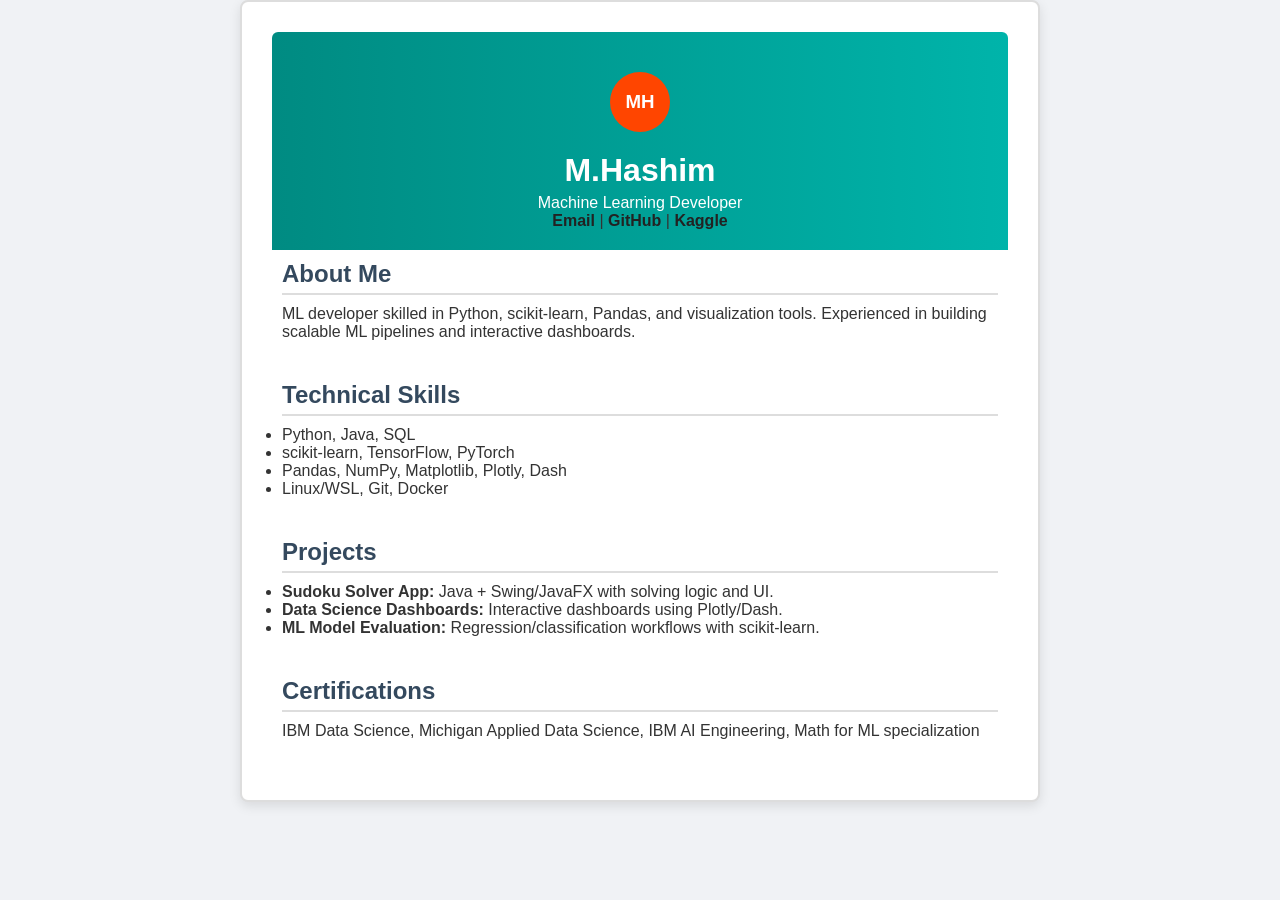
<file: Assignment-1/index.html>
<!DOCTYPE html>
<html lang="en">
<head>
  <meta charset="UTF-8">
  <title>Hashim - ML Resume</title>
  <link rel="stylesheet" href="style.css">
</head>
<body>
  <div class="container">
    <header>
      <h3>MH</h3>
      <h1>M.Hashim</h1>
      <p class="ml">Machine Learning Developer</p>
      <p>
        <a href="https://mail.google.com" target="_blank">Email</a> |
        <a href="https://github.com/yourusername" target="_blank">GitHub</a> |
        <a href="https://www.kaggle.com/yourusername" target="_blank">Kaggle</a>
      </p>
    </header>

    <section>
      <h2>About Me</h2>
      <p>ML developer skilled in Python, scikit-learn, Pandas, and visualization tools. Experienced in building scalable ML pipelines and interactive dashboards.</p>
    </section>

    <section>
      <h2>Technical Skills</h2>
      <ul>
        <li>Python, Java, SQL</li>
        <li>scikit-learn, TensorFlow, PyTorch</li>
        <li>Pandas, NumPy, Matplotlib, Plotly, Dash</li>
        <li>Linux/WSL, Git, Docker</li>
      </ul>
    </section>

    <section>
      <h2>Projects</h2>
      <ul>
        <li><strong>Sudoku Solver App:</strong> Java + Swing/JavaFX with solving logic and UI.</li>
        <li><strong>Data Science Dashboards:</strong> Interactive dashboards using Plotly/Dash.</li>
        <li><strong>ML Model Evaluation:</strong> Regression/classification workflows with scikit-learn.</li>
      </ul>
    </section>

    <section>
      <h2>Certifications</h2>
      <p>IBM Data Science, Michigan Applied Data Science, IBM AI Engineering, Math for ML specialization</p>
    </section>
  </div>
</body>
</html>
</file>
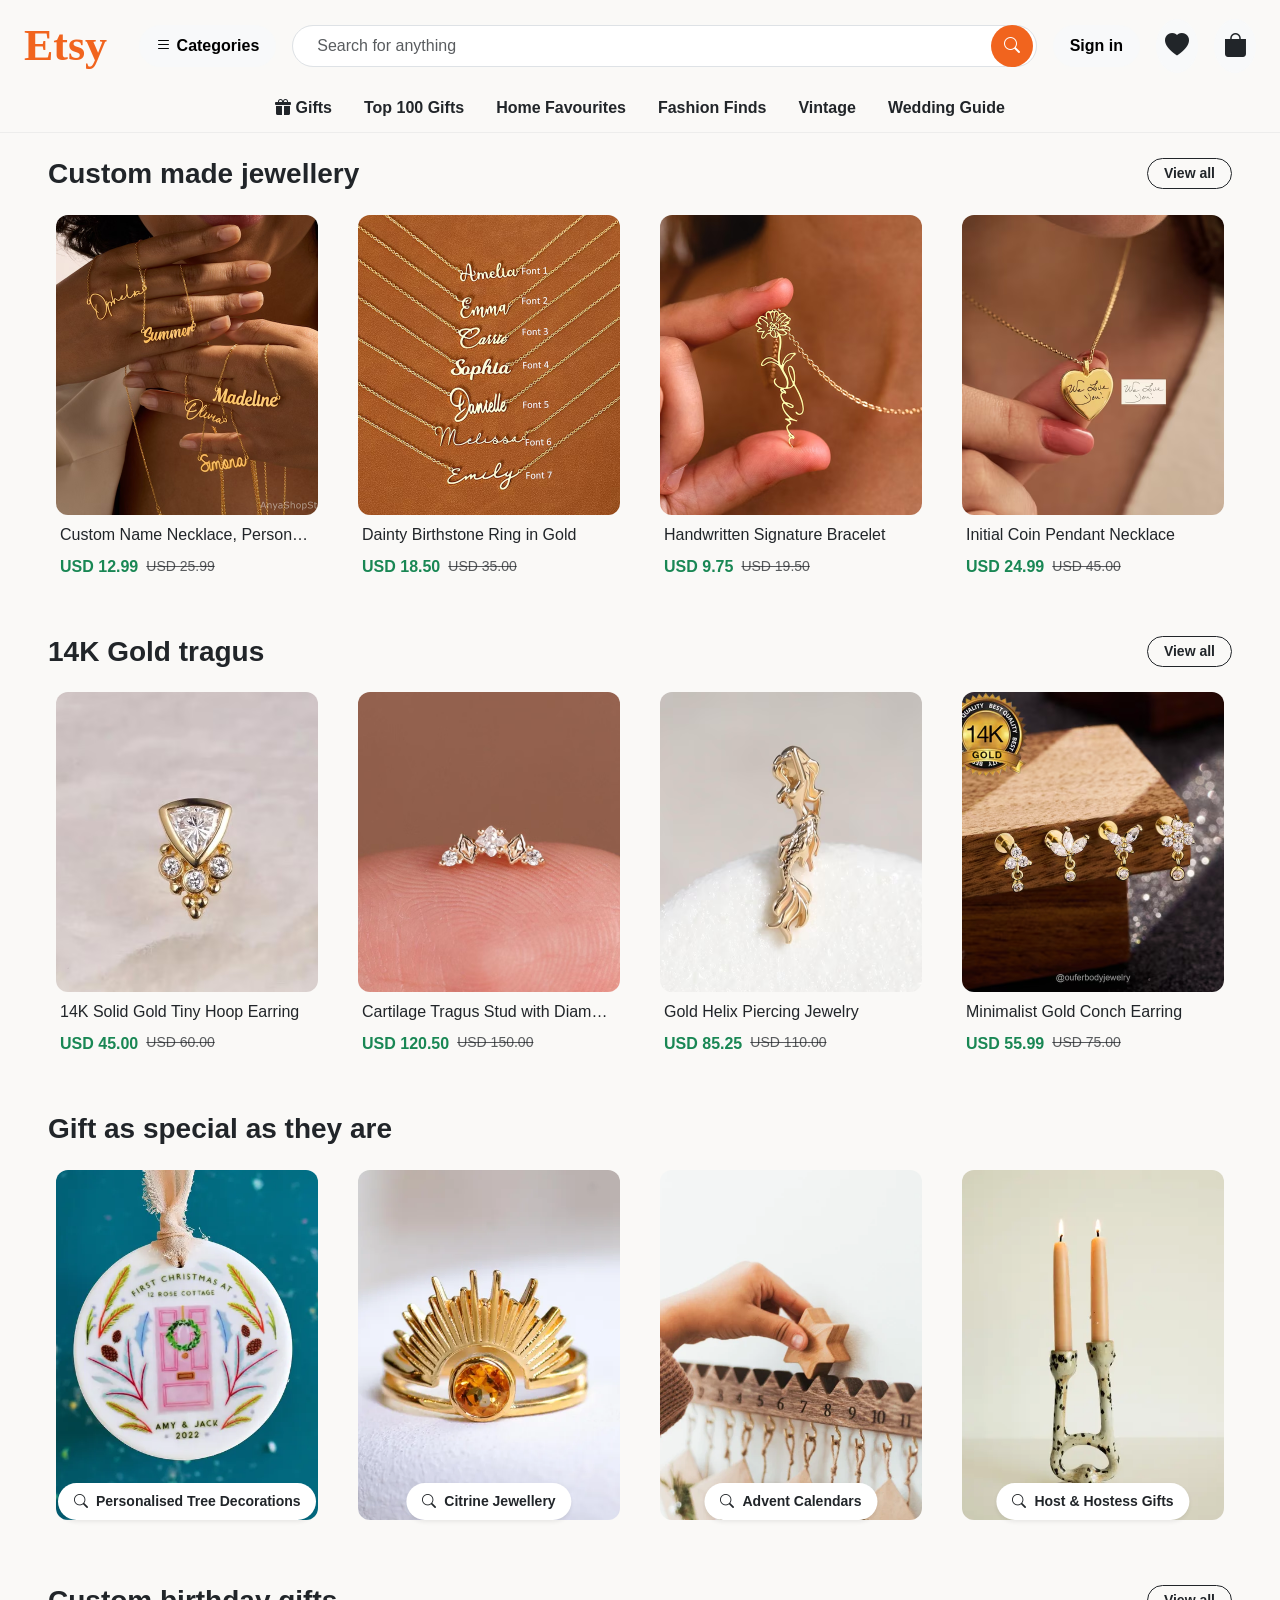
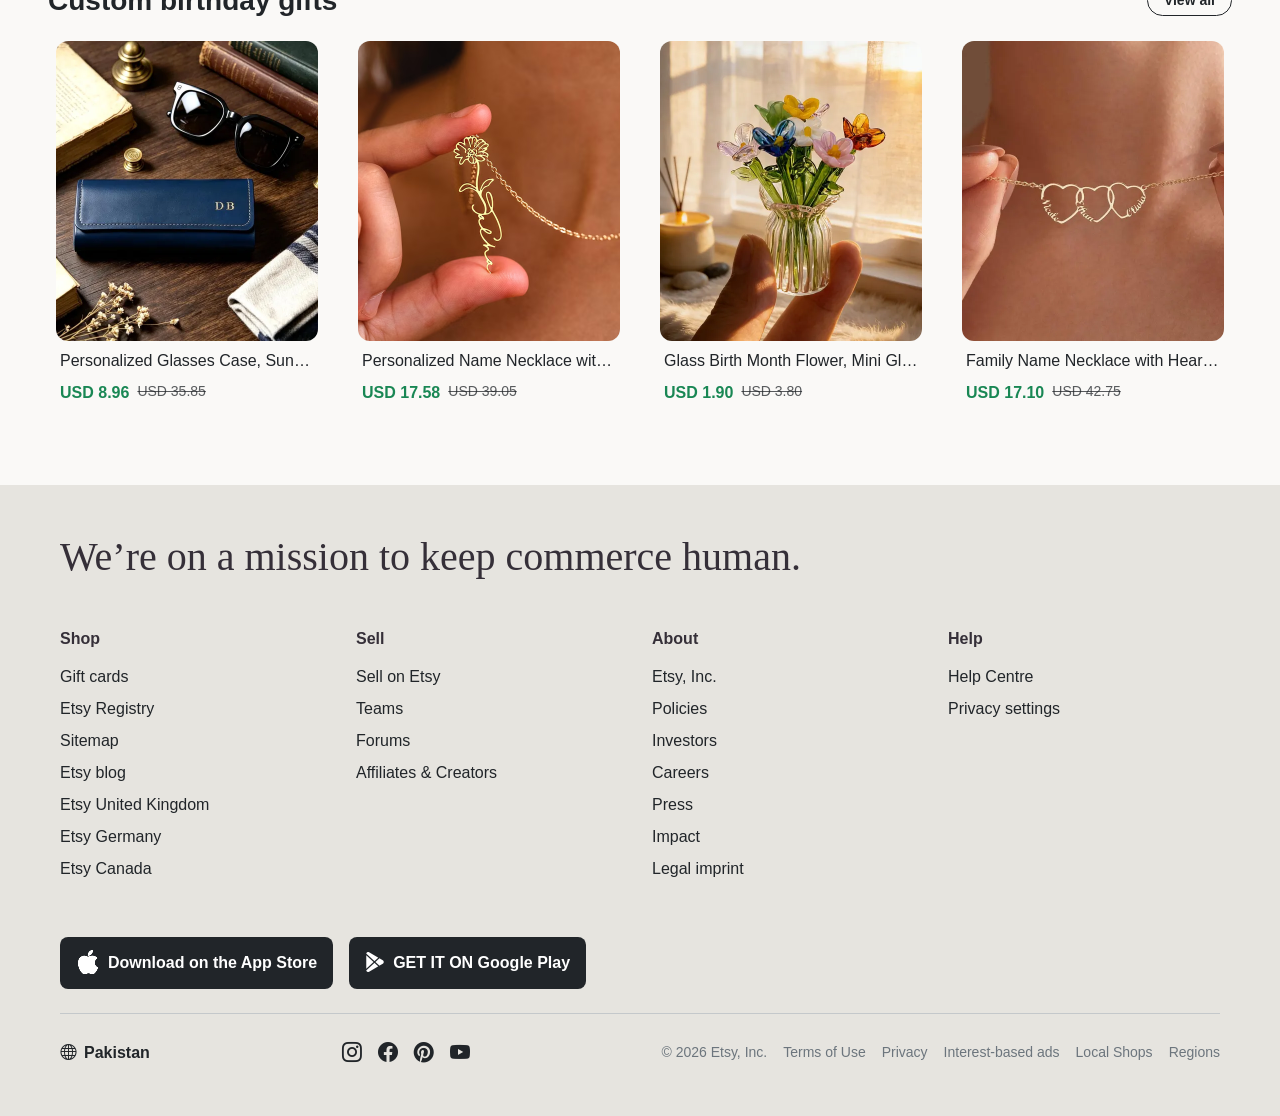
<file: Assignment-2/index.html>
<!DOCTYPE html>
<html lang="en">
<head>
    <meta charset="UTF-8">
    <meta name="viewport" content="width=device-width, initial-scale=1.0">
    <title>Etsy</title>
    <link href="https://cdn.jsdelivr.net/npm/bootstrap@5.3.3/dist/css/bootstrap.min.css" rel="stylesheet">
    <link href="https://cdn.jsdelivr.net/npm/bootstrap-icons@1.11.3/font/bootstrap-icons.min.css" rel="stylesheet">
    <link rel="stylesheet" href="style.css">
</head>
<body class="site-bg">

<header>
    <nav class="navbar navbar-expand-lg flex-column px-3 px-lg-4 pt-2 pb-0">
        <div class="d-flex align-items-center gap-2 gap-lg-3 w-100">
            <a class="navbar-brand logo mb-0" href="#">Etsy</a>

            <button class="btn btn-light rounded-pill fw-semibold text-nowrap px-3 py-2" type="button">
                <i class="bi bi-list"></i>
                <span class="d-none d-lg-inline">Categories</span>
            </button>

            <form class="position-relative flex-grow-1" role="search">
                <input class="form-control rounded-pill ps-4 pe-5 py-2" type="search" placeholder="Search for anything">
                <button class="btn search-btn position-absolute top-50 translate-middle-y end-0 me-1 rounded-circle d-flex align-items-center justify-content-center text-white border-0" type="submit">
                    <i class="bi bi-search"></i>
                </button>
            </form>

            <button class="btn btn-light rounded-pill fw-semibold px-3 py-2 text-nowrap" type="button">Sign in</button>
            <button class="btn btn-light rounded-circle p-2 d-flex align-items-center justify-content-center" type="button"><i class="bi bi-heart-fill fs-4 text-dark"></i></button>
            <button class="btn btn-light rounded-circle p-2 d-flex align-items-center justify-content-center" type="button"><i class="bi bi-bag-fill fs-4 text-dark"></i></button>
        </div>

        <ul class="navbar-nav flex-row flex-wrap justify-content-center gap-1 gap-lg-3 py-2">
            <li class="nav-item"><a class="nav-link fw-semibold px-2 py-1 text-dark" href="#"><i class="bi bi-gift-fill"></i> Gifts</a></li>
            <li class="nav-item"><a class="nav-link fw-semibold px-2 py-1 text-dark" href="#">Top 100 Gifts</a></li>
            <li class="nav-item"><a class="nav-link fw-semibold px-2 py-1 text-dark" href="#">Home Favourites</a></li>
            <li class="nav-item"><a class="nav-link fw-semibold px-2 py-1 text-dark" href="#">Fashion Finds</a></li>
            <li class="nav-item"><a class="nav-link fw-semibold px-2 py-1 text-dark" href="#">Vintage</a></li>
            <li class="nav-item"><a class="nav-link fw-semibold px-2 py-1 text-dark" href="#">Wedding Guide</a></li>
        </ul>
    </nav>
</header>

<hr class="my-0 border-secondary-subtle">

<main>
    <section class="container-fluid px-3 px-lg-5 py-4">
        <div class="d-flex justify-content-between align-items-center gap-3 mb-3">
            <h1 class="h3 fw-semibold mb-0 text-dark">Custom made jewellery</h1>
            <button class="btn btn-outline-dark rounded-pill btn-sm px-3 fw-semibold" type="button">View all</button>
        </div>

        <div class="row row-cols-2 row-cols-md-3 row-cols-lg-4 g-3 g-lg-4">
            <div class="col">
                <div class="card h-100 border-0 product-card p-2 bg-transparent">
                    <a href="product.html" class="text-decoration-none text-dark">
                        <img src="images/jewellery_1.avif" class="card-img-top product-img mb-2" alt="Custom name necklace">
                        <div class="card-body px-1 py-0">
                            <p class="card-title text-truncate mb-2 text-dark">Custom Name Necklace, Personalized...</p>
                            <div class="d-flex flex-wrap align-items-center gap-2">
                                <span class="sale-price fw-bold text-success">USD 12.99</span>
                                <span class="original-price text-muted text-decoration-line-through small">USD 25.99</span>
                            </div>
                        </div>
                    </a>
                </div>
            </div>
            <div class="col">
                <div class="card h-100 border-0 product-card p-2 bg-transparent">
                    <img src="images/jewellery_2.avif" class="card-img-top product-img mb-2" alt="Dainty birthstone ring">
                    <div class="card-body px-1 py-0">
                        <p class="card-title text-truncate mb-2 text-dark">Dainty Birthstone Ring in Gold</p>
                        <div class="d-flex flex-wrap align-items-center gap-2">
                            <span class="sale-price fw-bold text-success">USD 18.50</span>
                            <span class="original-price text-muted text-decoration-line-through small">USD 35.00</span>
                        </div>
                    </div>
                </div>
            </div>
            <div class="col">
                <div class="card h-100 border-0 product-card p-2 bg-transparent">
                    <img src="images/jewellery_3.avif" class="card-img-top product-img mb-2" alt="Handwritten signature bracelet">
                    <div class="card-body px-1 py-0">
                        <p class="card-title text-truncate mb-2 text-dark">Handwritten Signature Bracelet</p>
                        <div class="d-flex flex-wrap align-items-center gap-2">
                            <span class="sale-price fw-bold text-success">USD 9.75</span>
                            <span class="original-price text-muted text-decoration-line-through small">USD 19.50</span>
                        </div>
                    </div>
                </div>
            </div>
            <div class="col">
                <div class="card h-100 border-0 product-card p-2 bg-transparent">
                    <img src="images/jewellery_4.avif" class="card-img-top product-img mb-2" alt="Initial coin pendant necklace">
                    <div class="card-body px-1 py-0">
                        <p class="card-title text-truncate mb-2 text-dark">Initial Coin Pendant Necklace</p>
                        <div class="d-flex flex-wrap align-items-center gap-2">
                            <span class="sale-price fw-bold text-success">USD 24.99</span>
                            <span class="original-price text-muted text-decoration-line-through small">USD 45.00</span>
                        </div>
                    </div>
                </div>
            </div>
        </div>
    </section>

    <section class="container-fluid px-3 px-lg-5 py-4">
        <div class="d-flex justify-content-between align-items-center gap-3 mb-3">
            <h2 class="h3 fw-semibold mb-0 text-dark">14K Gold tragus</h2>
            <button class="btn btn-outline-dark rounded-pill btn-sm px-3 fw-semibold" type="button">View all</button>
        </div>

        <div class="row row-cols-2 row-cols-md-3 row-cols-lg-4 g-3 g-lg-4">
            <div class="col">
                <div class="card h-100 border-0 product-card p-2 bg-transparent">
                    <img src="images/14k_1.avif" class="card-img-top product-img mb-2" alt="14K solid gold tiny hoop earring">
                    <div class="card-body px-1 py-0">
                        <p class="card-title text-truncate mb-2 text-dark">14K Solid Gold Tiny Hoop Earring</p>
                        <div class="d-flex flex-wrap gap-2">
                            <span class="sale-price fw-bold text-success">USD 45.00</span>
                            <span class="original-price text-muted text-decoration-line-through small">USD 60.00</span>
                        </div>
                    </div>
                </div>
            </div>
            <div class="col">
                <div class="card h-100 border-0 product-card p-2 bg-transparent">
                    <img src="images/14k_2.avif" class="card-img-top product-img mb-2" alt="Cartilage tragus stud with diamond">
                    <div class="card-body px-1 py-0">
                        <p class="card-title text-truncate mb-2 text-dark">Cartilage Tragus Stud with Diamond</p>
                        <div class="d-flex flex-wrap gap-2">
                            <span class="sale-price fw-bold text-success">USD 120.50</span>
                            <span class="original-price text-muted text-decoration-line-through small">USD 150.00</span>
                        </div>
                    </div>
                </div>
            </div>
            <div class="col">
                <div class="card h-100 border-0 product-card p-2 bg-transparent">
                    <img src="images/14k_3.avif" class="card-img-top product-img mb-2" alt="Gold helix piercing jewelry">
                    <div class="card-body px-1 py-0">
                        <p class="card-title text-truncate mb-2 text-dark">Gold Helix Piercing Jewelry</p>
                        <div class="d-flex flex-wrap gap-2">
                            <span class="sale-price fw-bold text-success">USD 85.25</span>
                            <span class="original-price text-muted text-decoration-line-through small">USD 110.00</span>
                        </div>
                    </div>
                </div>
            </div>
            <div class="col">
                <div class="card h-100 border-0 product-card p-2 bg-transparent">
                    <img src="images/14k_4.avif" class="card-img-top product-img mb-2" alt="Minimalist gold conch earring">
                    <div class="card-body px-1 py-0">
                        <p class="card-title text-truncate mb-2 text-dark">Minimalist Gold Conch Earring</p>
                        <div class="d-flex flex-wrap gap-2">
                            <span class="sale-price fw-bold text-success">USD 55.99</span>
                            <span class="original-price text-muted text-decoration-line-through small">USD 75.00</span>
                        </div>
                    </div>
                </div>
            </div>
        </div>
    </section>

    <section class="container-fluid px-3 px-lg-5 py-4">
        <div class="mb-3">
            <h2 class="h3 fw-semibold mb-0 text-dark">Gift as special as they are</h2>
        </div>

        <div class="row row-cols-2 row-cols-md-3 row-cols-lg-4 g-3 g-lg-4">
            <div class="col">
                <div class="card h-100 border-0 product-card position-relative p-2 bg-transparent">
                    <img src="images/gift_1.webp" class="card-img-top gift-img mb-2" alt="Personalised tree decorations">
                    <div class="card-pill position-absolute bottom-0 start-50 translate-middle-x mb-3 bg-white px-3 py-2 rounded-pill shadow-sm d-flex align-items-center gap-2 text-dark fw-semibold small text-nowrap"><i class="bi bi-search"></i> Personalised Tree Decorations</div>
                </div>
            </div>
            <div class="col">
                <div class="card h-100 border-0 product-card position-relative p-2 bg-transparent">
                    <img src="images/gift_2.webp" class="card-img-top gift-img mb-2" alt="Citrine jewellery">
                    <div class="card-pill position-absolute bottom-0 start-50 translate-middle-x mb-3 bg-white px-3 py-2 rounded-pill shadow-sm d-flex align-items-center gap-2 text-dark fw-semibold small text-nowrap"><i class="bi bi-search"></i> Citrine Jewellery</div>
                </div>
            </div>
            <div class="col">
                <div class="card h-100 border-0 product-card position-relative p-2 bg-transparent">
                    <img src="images/gift_3.webp" class="card-img-top gift-img mb-2" alt="Advent calendars">
                    <div class="card-pill position-absolute bottom-0 start-50 translate-middle-x mb-3 bg-white px-3 py-2 rounded-pill shadow-sm d-flex align-items-center gap-2 text-dark fw-semibold small text-nowrap"><i class="bi bi-search"></i> Advent Calendars</div>
                </div>
            </div>
            <div class="col">
                <div class="card h-100 border-0 product-card position-relative p-2 bg-transparent">
                    <img src="images/gift_4.webp" class="card-img-top gift-img mb-2" alt="Host and hostess gifts">
                    <div class="card-pill position-absolute bottom-0 start-50 translate-middle-x mb-3 bg-white px-3 py-2 rounded-pill shadow-sm d-flex align-items-center gap-2 text-dark fw-semibold small text-nowrap"><i class="bi bi-search"></i> Host &amp; Hostess Gifts</div>
                </div>
            </div>
        </div>
    </section>

    <section class="container-fluid px-3 px-lg-5 py-4">
        <div class="d-flex justify-content-between align-items-center gap-3 mb-3">
            <h2 class="h3 fw-semibold mb-0 text-dark">Custom birthday gifts</h2>
            <button class="btn btn-outline-dark rounded-pill btn-sm px-3 fw-semibold" type="button">View all</button>
        </div>

        <div class="row row-cols-2 row-cols-md-3 row-cols-lg-4 g-3 g-lg-4">
            <div class="col">
                <div class="card h-100 border-0 product-card p-2 bg-transparent">
                    <img src="images/bday_1.webp" class="card-img-top product-img mb-2" alt="Personalized glasses case">
                    <div class="card-body px-1 py-0">
                        <p class="card-title text-truncate mb-2 text-dark">Personalized Glasses Case, Sunglasses...</p>
                        <div class="d-flex flex-wrap gap-2">
                            <span class="sale-price fw-bold text-success">USD 8.96</span>
                            <span class="original-price text-muted text-decoration-line-through small">USD 35.85</span>
                        </div>
                    </div>
                </div>
            </div>
            <div class="col">
                <div class="card h-100 border-0 product-card p-2 bg-transparent">
                    <img src="images/bday_2.avif" class="card-img-top product-img mb-2" alt="Personalized name necklace">
                    <div class="card-body px-1 py-0">
                        <p class="card-title text-truncate mb-2 text-dark">Personalized Name Necklace with Bir...</p>
                        <div class="d-flex flex-wrap gap-2">
                            <span class="sale-price fw-bold text-success">USD 17.58</span>
                            <span class="original-price text-muted text-decoration-line-through small">USD 39.05</span>
                        </div>
                    </div>
                </div>
            </div>
            <div class="col">
                <div class="card h-100 border-0 product-card p-2 bg-transparent">
                    <img src="images/bday_3.webp" class="card-img-top product-img mb-2" alt="Glass birth month flower">
                    <div class="card-body px-1 py-0">
                        <p class="card-title text-truncate mb-2 text-dark">Glass Birth Month Flower, Mini Glass...</p>
                        <div class="d-flex flex-wrap gap-2">
                            <span class="sale-price fw-bold text-success">USD 1.90</span>
                            <span class="original-price text-muted text-decoration-line-through small">USD 3.80</span>
                        </div>
                    </div>
                </div>
            </div>
            <div class="col">
                <div class="card h-100 border-0 product-card p-2 bg-transparent">
                    <img src="images/bday_4.webp" class="card-img-top product-img mb-2" alt="Family name necklace">
                    <div class="card-body px-1 py-0">
                        <p class="card-title text-truncate mb-2 text-dark">Family Name Necklace with Heart, M...</p>
                        <div class="d-flex flex-wrap gap-2">
                            <span class="sale-price fw-bold text-success">USD 17.10</span>
                            <span class="original-price text-muted text-decoration-line-through small">USD 42.75</span>
                        </div>
                    </div>
                </div>
            </div>
        </div>
    </section>
</main>

<footer class="etsy-footer mt-5 px-3 px-lg-5 py-5">
    <div class="container-fluid">
        <div class="mb-5">
            <h2 class="footer-mission mb-0">We’re on a mission to keep commerce human.</h2>
        </div>

        <div class="row g-4 mb-5">
            <div class="col-6 col-lg-3">
                <h3 class="fs-6 fw-bold mb-3">Shop</h3>
                <ul class="list-unstyled mb-0">
                    <li class="mb-2"><a href="#" class="text-decoration-none text-dark">Gift cards</a></li>
                    <li class="mb-2"><a href="#" class="text-decoration-none text-dark">Etsy Registry</a></li>
                    <li class="mb-2"><a href="#" class="text-decoration-none text-dark">Sitemap</a></li>
                    <li class="mb-2"><a href="#" class="text-decoration-none text-dark">Etsy blog</a></li>
                    <li class="mb-2"><a href="#" class="text-decoration-none text-dark">Etsy United Kingdom</a></li>
                    <li class="mb-2"><a href="#" class="text-decoration-none text-dark">Etsy Germany</a></li>
                    <li class="mb-2"><a href="#" class="text-decoration-none text-dark">Etsy Canada</a></li>
                </ul>
            </div>
            <div class="col-6 col-lg-3">
                <h3 class="fs-6 fw-bold mb-3">Sell</h3>
                <ul class="list-unstyled mb-0">
                    <li class="mb-2"><a href="#" class="text-decoration-none text-dark">Sell on Etsy</a></li>
                    <li class="mb-2"><a href="#" class="text-decoration-none text-dark">Teams</a></li>
                    <li class="mb-2"><a href="#" class="text-decoration-none text-dark">Forums</a></li>
                    <li class="mb-2"><a href="#" class="text-decoration-none text-dark">Affiliates &amp; Creators</a></li>
                </ul>
            </div>
            <div class="col-6 col-lg-3">
                <h3 class="fs-6 fw-bold mb-3">About</h3>
                <ul class="list-unstyled mb-0">
                    <li class="mb-2"><a href="#" class="text-decoration-none text-dark">Etsy, Inc.</a></li>
                    <li class="mb-2"><a href="#" class="text-decoration-none text-dark">Policies</a></li>
                    <li class="mb-2"><a href="#" class="text-decoration-none text-dark">Investors</a></li>
                    <li class="mb-2"><a href="#" class="text-decoration-none text-dark">Careers</a></li>
                    <li class="mb-2"><a href="#" class="text-decoration-none text-dark">Press</a></li>
                    <li class="mb-2"><a href="#" class="text-decoration-none text-dark">Impact</a></li>
                    <li class="mb-2"><a href="#" class="text-decoration-none text-dark">Legal imprint</a></li>
                </ul>
            </div>
            <div class="col-6 col-lg-3">
                <h3 class="fs-6 fw-bold mb-3">Help</h3>
                <ul class="list-unstyled mb-0">
                    <li class="mb-2"><a href="#" class="text-decoration-none text-dark">Help Centre</a></li>
                    <li class="mb-2"><a href="#" class="text-decoration-none text-dark">Privacy settings</a></li>
                </ul>
            </div>
        </div>

        <div class="d-flex flex-wrap gap-3 mb-4">
            <button class="btn btn-dark d-inline-flex align-items-center gap-2 px-3 py-2 rounded-3 text-white fw-bold border-0 store-btn" type="button">
                <i class="bi bi-apple fs-4"></i> Download on the App Store
            </button>
            <button class="btn btn-dark d-inline-flex align-items-center gap-2 px-3 py-2 rounded-3 text-white fw-bold border-0 store-btn" type="button">
                <i class="bi bi-google-play fs-5"></i> GET IT ON Google Play
            </button>
        </div>

        <div class="border-top border-secondary-subtle pt-4 d-flex flex-column flex-lg-row justify-content-between align-items-lg-center gap-3">
            <div class="fw-bold d-flex align-items-center gap-2 text-dark">
                <i class="bi bi-globe"></i> Pakistan
            </div>

            <div class="d-flex gap-3">
                <a href="#" class="text-dark fs-5 text-decoration-none" aria-label="Instagram"><i class="bi bi-instagram"></i></a>
                <a href="#" class="text-dark fs-5 text-decoration-none" aria-label="Facebook"><i class="bi bi-facebook"></i></a>
                <a href="#" class="text-dark fs-5 text-decoration-none" aria-label="Pinterest"><i class="bi bi-pinterest"></i></a>
                <a href="#" class="text-dark fs-5 text-decoration-none" aria-label="YouTube"><i class="bi bi-youtube"></i></a>
            </div>

            <div class="d-flex flex-wrap gap-3 text-secondary small">
                <span>© 2026 Etsy, Inc.</span>
                <a href="#" class="text-secondary text-decoration-none">Terms of Use</a>
                <a href="#" class="text-secondary text-decoration-none">Privacy</a>
                <a href="#" class="text-secondary text-decoration-none">Interest-based ads</a>
                <a href="#" class="text-secondary text-decoration-none">Local Shops</a>
                <a href="#" class="text-secondary text-decoration-none">Regions</a>
            </div>
        </div>
    </div>
</footer>

<script src="https://cdn.jsdelivr.net/npm/bootstrap@5.3.3/dist/js/bootstrap.bundle.min.js"></script>
</body>
</html>
</file>
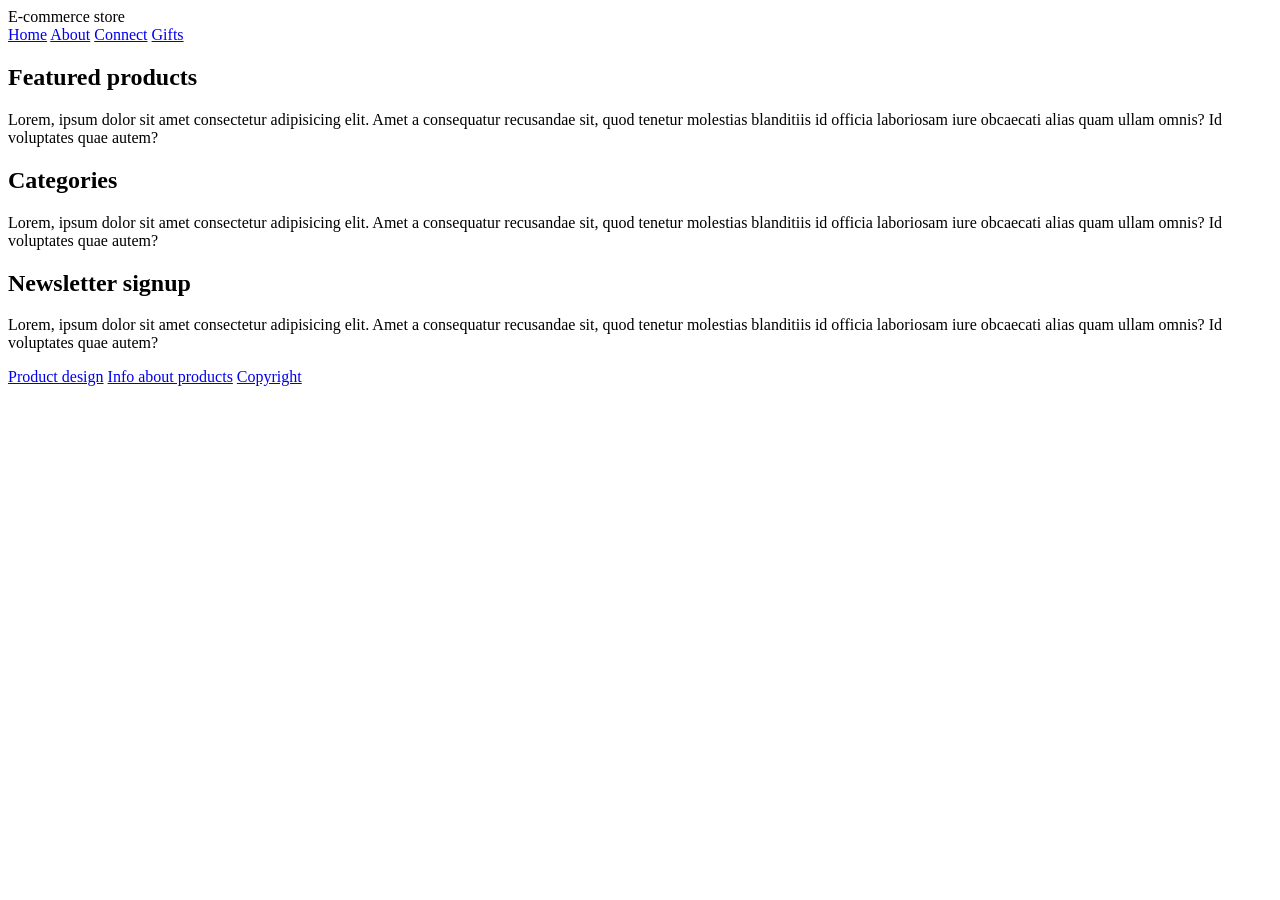
<file: lab-1/index.html>
<!DOCTYPE html>
<html lang="en">
<head>
    <meta charset="UTF-8">
    <meta name="viewport" content="width=device-width, initial-scale=1.0">
    <title>Document</title>
</head>
<body>
    <header>E-commerce store</header>
    <nav>
        <a href="#">Home</a>
        <a href="#">About</a>
        <a href="#">Connect</a>
        <a href="#">Gifts</a>
    </nav>
    <main>
        <section>
            <h1>Featured products</h1>
            <p>Lorem, ipsum dolor sit amet consectetur adipisicing elit. Amet a consequatur recusandae sit, quod tenetur molestias blanditiis id officia laboriosam iure obcaecati 
            alias quam ullam omnis? Id voluptates quae autem?</p>
        </section>
        <section>
            <h1>Categories</h1>
            <p>Lorem, ipsum dolor sit amet consectetur adipisicing elit. Amet a consequatur recusandae sit, quod tenetur molestias blanditiis id officia laboriosam iure obcaecati 
            alias quam ullam omnis? Id voluptates quae autem?</p>
        </section>
        <section>
            <h1>Newsletter signup</h1>
            <p>Lorem, ipsum dolor sit amet consectetur adipisicing elit. Amet a consequatur recusandae sit, quod tenetur molestias blanditiis id officia laboriosam iure obcaecati 
            alias quam ullam omnis? Id voluptates quae autem?</p>
        </section>
        <footer>
            <a href="#">Product design</a>
            <a href="#">Info about products</a>
            <a href="#">Copyright</a>
        </footer>
    </main>
</body>
</html>
</file>
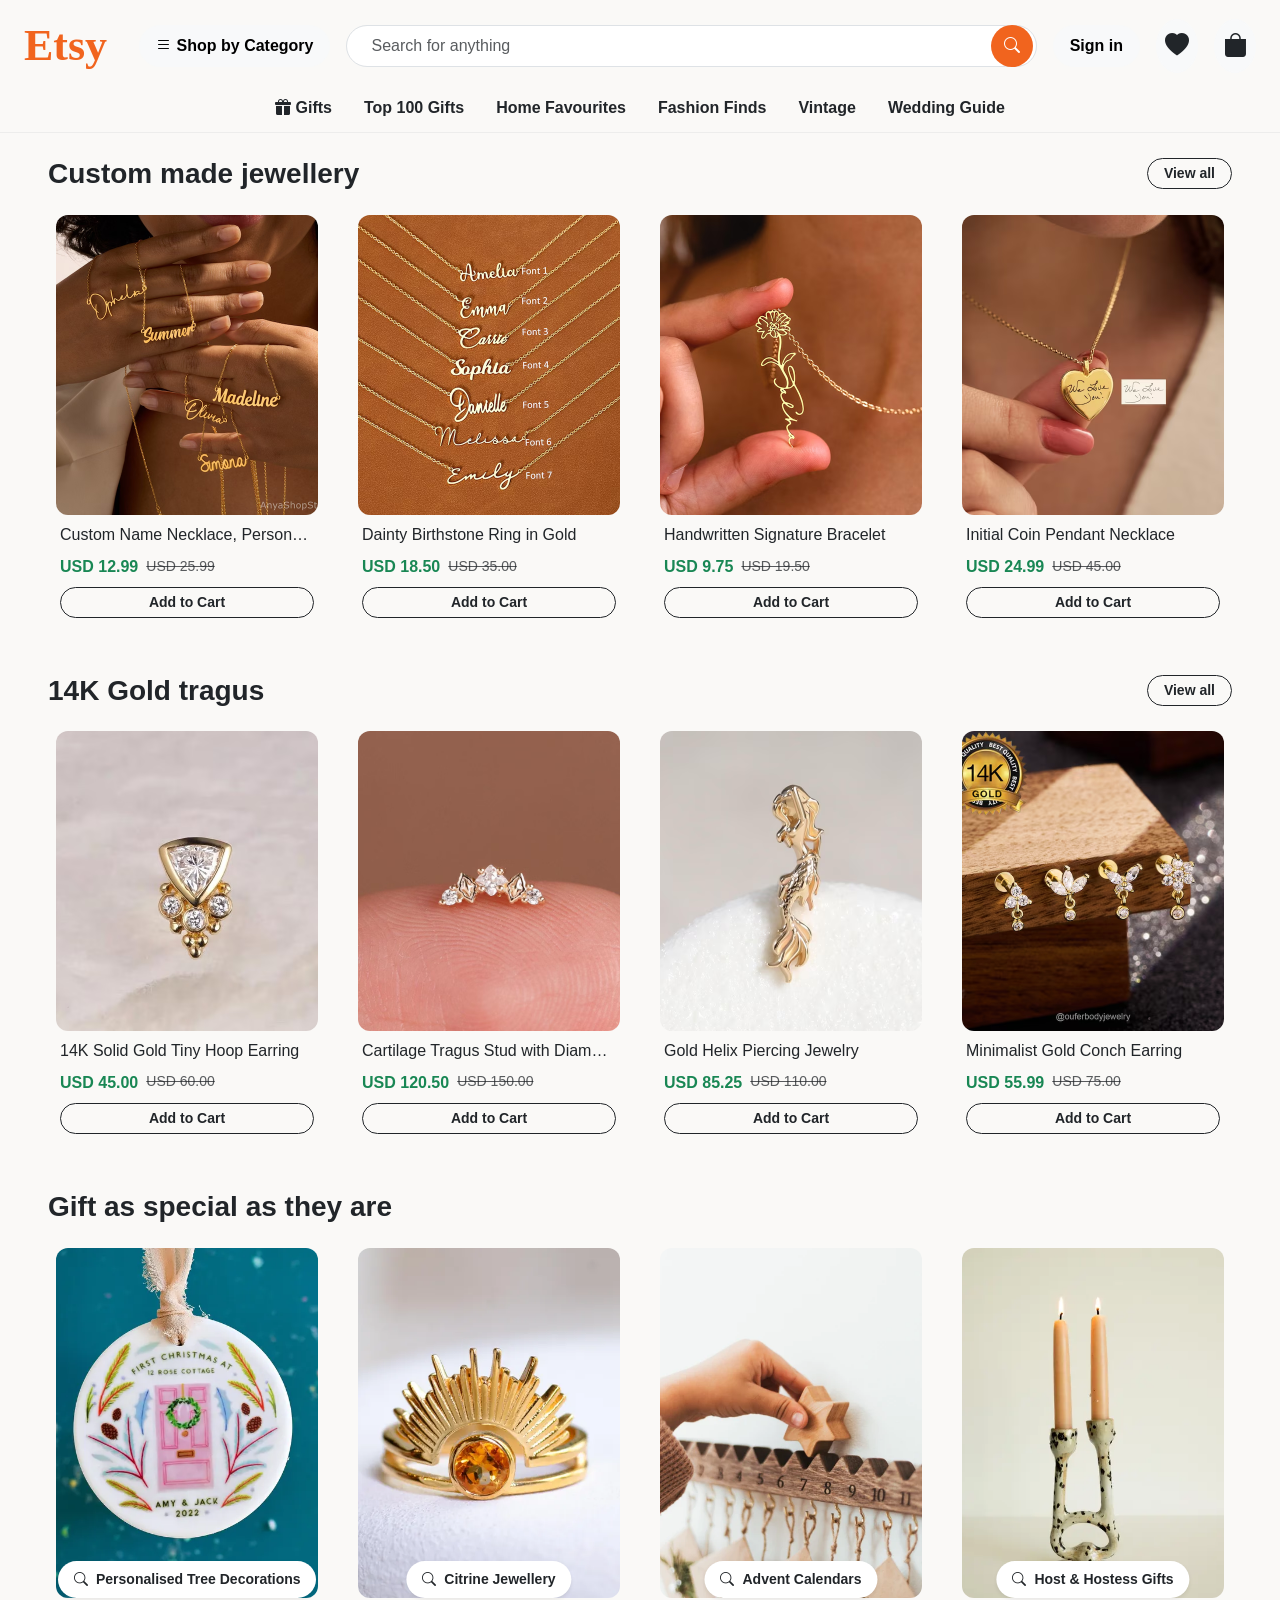
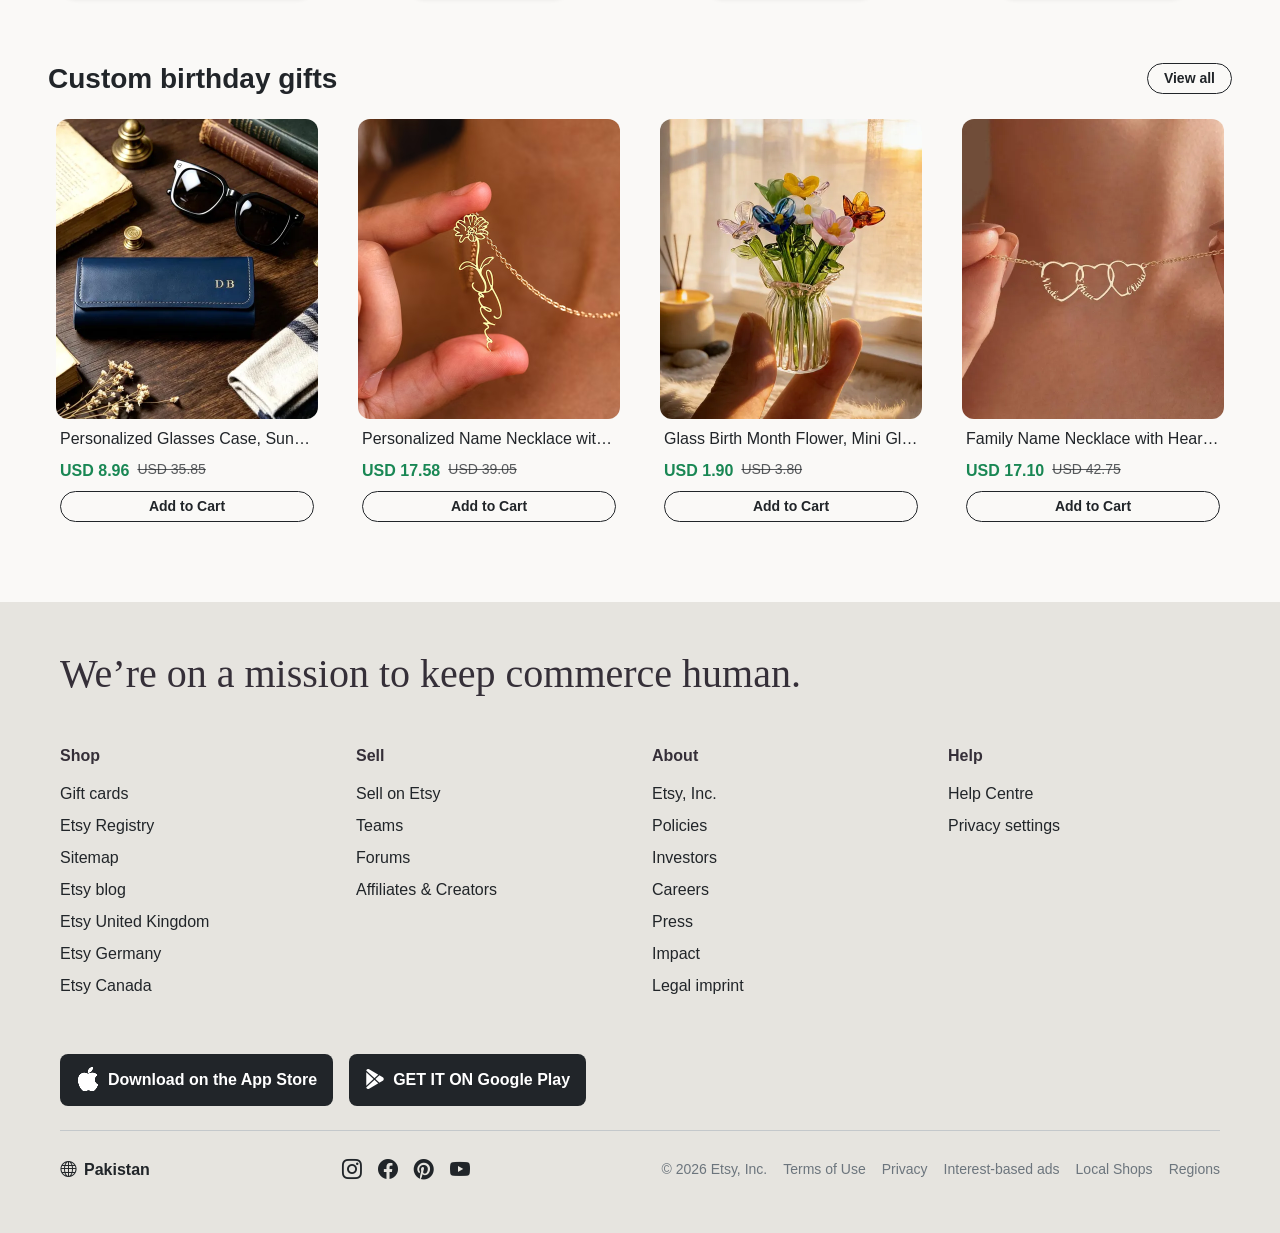
<file: mid/index.html>
<!DOCTYPE html>
<html lang="en">
<head>
    <meta charset="UTF-8">
    <meta name="viewport" content="width=device-width, initial-scale=1.0">
    <title>Etsy</title>
    <link href="https://cdn.jsdelivr.net/npm/bootstrap@5.3.3/dist/css/bootstrap.min.css" rel="stylesheet">
    <link href="https://cdn.jsdelivr.net/npm/bootstrap-icons@1.11.3/font/bootstrap-icons.min.css" rel="stylesheet">
    <link rel="stylesheet" href="style.css">
</head>
<body class="site-bg">

<header>
    <nav class="navbar navbar-expand-lg flex-column px-3 px-lg-4 pt-2 pb-0">
        <div class="d-flex align-items-center gap-2 gap-lg-3 w-100">
            <a class="navbar-brand logo mb-0" href="#">Etsy</a>

            <!-- SHOP BY CATEGORY WRAPPER -->
            <ul class="navbar-nav me-auto mb-0 list-unstyled">
                <li class="nav-item dropdown-parent position-relative">
                    <button class="btn btn-light rounded-pill fw-semibold text-nowrap px-3 py-2" type="button">
                        <i class="bi bi-list"></i>
                        <span class="d-none d-lg-inline">Shop by Category</span>
                    </button>

                    <!-- 1. DESKTOP FULL-WIDTH MEGA-PANEL -->
                    <div class="mega-menu-panel">
                        <div class="mega-menu-container">
                            <div class="mega-col">
                                <h3>Electronics</h3>
                                <ul class="list-unstyled">
                                    <li><a href="#">Smartphones</a></li>
                                    <li><a href="#">Laptops</a></li>
                                    <li><a href="#">Headphones</a></li>
                                    <li><a href="#">Cameras</a></li>
                                </ul>
                            </div>
                            <div class="mega-col">
                                <h3>Apparel</h3>
                                <ul class="list-unstyled">
                                    <li><a href="#">Men's Wear</a></li>
                                    <li><a href="#">Women's Wear</a></li>
                                    <li><a href="#">Footwear</a></li>
                                    <li><a href="#">Accessories</a></li>
                                </ul>
                            </div>
                            <div class="mega-col">
                                <h3>Home & Living</h3>
                                <ul class="list-unstyled">
                                    <li><a href="#">Kitchen</a></li>
                                    <li><a href="#">Furniture</a></li>
                                    <li><a href="#">Lighting</a></li>
                                    <li><a href="#">Decor</a></li>
                                </ul>
                            </div>
                            <div class="mega-col">
                                <h3>Beauty & Health</h3>
                                <ul class="list-unstyled">
                                    <li><a href="#">Skincare</a></li>
                                    <li><a href="#">Haircare</a></li>
                                    <li><a href="#">Makeup</a></li>
                                    <li><a href="#">Wellness</a></li>
                                </ul>
                            </div>
                        </div>
                    </div>

                    <!-- 2. MOBILE ACCORDION -->
                    <div class="mobile-accordion-group">
                        <details>
                            <summary>Electronics</summary>
                            <ul class="list-unstyled">
                                <li><a href="#">Smartphones</a></li>
                                <li><a href="#">Laptops</a></li>
                                <li><a href="#">Headphones</a></li>
                                <li><a href="#">Cameras</a></li>
                            </ul>
                        </details>
                        <details>
                            <summary>Apparel</summary>
                            <ul class="list-unstyled">
                                <li><a href="#">Men's Wear</a></li>
                                <li><a href="#">Women's Wear</a></li>
                                <li><a href="#">Footwear</a></li>
                                <li><a href="#">Accessories</a></li>
                            </ul>
                        </details>
                        <details>
                            <summary>Home & Living</summary>
                            <ul class="list-unstyled">
                                <li><a href="#">Kitchen</a></li>
                                <li><a href="#">Furniture</a></li>
                                <li><a href="#">Lighting</a></li>
                                <li><a href="#">Decor</a></li>
                            </ul>
                        </details>
                        <details>
                            <summary>Beauty & Health</summary>
                            <ul class="list-unstyled">
                                <li><a href="#">Skincare</a></li>
                                <li><a href="#">Haircare</a></li>
                                <li><a href="#">Makeup</a></li>
                                <li><a href="#">Wellness</a></li>
                            </ul>
                        </details>
                    </div>
                </li>
            </ul>

            <form class="position-relative flex-grow-1" role="search">
                <input class="form-control rounded-pill ps-4 pe-5 py-2" type="search" placeholder="Search for anything">
                <button class="btn search-btn position-absolute top-50 translate-middle-y end-0 me-1 rounded-circle d-flex align-items-center justify-content-center text-white border-0" type="submit">
                    <i class="bi bi-search"></i>
                </button>
            </form>

            <button class="btn btn-light rounded-pill fw-semibold px-3 py-2 text-nowrap" type="button">Sign in</button>
            <button class="btn btn-light rounded-circle p-2 d-flex align-items-center justify-content-center" type="button"><i class="bi bi-heart-fill fs-4 text-dark"></i></button>
            
            <!-- Clickable Cart Link pointing to checkout.html -->
            <a href="checkout.html" class="btn btn-light rounded-circle p-2 d-flex align-items-center justify-content-center text-decoration-none" aria-label="Checkout">
                <i class="bi bi-bag-fill fs-4 text-dark"></i>
            </a>
        </div>

        <ul class="navbar-nav flex-row flex-wrap justify-content-center gap-1 gap-lg-3 py-2">
            <li class="nav-item"><a class="nav-link fw-semibold px-2 py-1 text-dark" href="#"><i class="bi bi-gift-fill"></i> Gifts</a></li>
            <li class="nav-item"><a class="nav-link fw-semibold px-2 py-1 text-dark" href="#">Top 100 Gifts</a></li>
            <li class="nav-item"><a class="nav-link fw-semibold px-2 py-1 text-dark" href="#">Home Favourites</a></li>
            <li class="nav-item"><a class="nav-link fw-semibold px-2 py-1 text-dark" href="#">Fashion Finds</a></li>
            <li class="nav-item"><a class="nav-link fw-semibold px-2 py-1 text-dark" href="#">Vintage</a></li>
            <li class="nav-item"><a class="nav-link fw-semibold px-2 py-1 text-dark" href="#">Wedding Guide</a></li>
        </ul>
    </nav>
</header>

<hr class="my-0 border-secondary-subtle">

<main>
    <section class="container-fluid px-3 px-lg-5 py-4">
        <div class="d-flex justify-content-between align-items-center gap-3 mb-3">
            <h1 class="h3 fw-semibold mb-0 text-dark">Custom made jewellery</h1>
            <button class="btn btn-outline-dark rounded-pill btn-sm px-3 fw-semibold" type="button">View all</button>
        </div>

        <div class="row row-cols-2 row-cols-md-3 row-cols-lg-4 g-3 g-lg-4">
            <div class="col">
                <div class="card h-100 border-0 product-card p-2 bg-transparent">
                    <a href="product.html" class="text-decoration-none text-dark">
                        <img src="images/jewellery_1.avif" class="card-img-top product-img mb-2" alt="Custom name necklace">
                        <div class="card-body px-1 py-0">
                            <p class="card-title text-truncate mb-2 text-dark">Custom Name Necklace, Personalized...</p>
                            <div class="d-flex flex-wrap align-items-center gap-2">
                                <span class="sale-price fw-bold text-success">USD 12.99</span>
                                <span class="original-price text-muted text-decoration-line-through small">USD 25.99</span>
                            </div>
                        </div>
                    </a>
                </div>
            </div>
            <div class="col">
                <div class="card h-100 border-0 product-card p-2 bg-transparent">
                    <img src="images/jewellery_2.avif" class="card-img-top product-img mb-2" alt="Dainty birthstone ring">
                    <div class="card-body px-1 py-0">
                        <p class="card-title text-truncate mb-2 text-dark">Dainty Birthstone Ring in Gold</p>
                        <div class="d-flex flex-wrap align-items-center gap-2">
                            <span class="sale-price fw-bold text-success">USD 18.50</span>
                            <span class="original-price text-muted text-decoration-line-through small">USD 35.00</span>
                        </div>
                    </div>
                </div>
            </div>
            <div class="col">
                <div class="card h-100 border-0 product-card p-2 bg-transparent">
                    <img src="images/jewellery_3.avif" class="card-img-top product-img mb-2" alt="Handwritten signature bracelet">
                    <div class="card-body px-1 py-0">
                        <p class="card-title text-truncate mb-2 text-dark">Handwritten Signature Bracelet</p>
                        <div class="d-flex flex-wrap align-items-center gap-2">
                            <span class="sale-price fw-bold text-success">USD 9.75</span>
                            <span class="original-price text-muted text-decoration-line-through small">USD 19.50</span>
                        </div>
                    </div>
                </div>
            </div>
            <div class="col">
                <div class="card h-100 border-0 product-card p-2 bg-transparent">
                    <img src="images/jewellery_4.avif" class="card-img-top product-img mb-2" alt="Initial coin pendant necklace">
                    <div class="card-body px-1 py-0">
                        <p class="card-title text-truncate mb-2 text-dark">Initial Coin Pendant Necklace</p>
                        <div class="d-flex flex-wrap align-items-center gap-2">
                            <span class="sale-price fw-bold text-success">USD 24.99</span>
                            <span class="original-price text-muted text-decoration-line-through small">USD 45.00</span>
                        </div>
                    </div>
                </div>
            </div>
        </div>
    </section>

    <section class="container-fluid px-3 px-lg-5 py-4">
        <div class="d-flex justify-content-between align-items-center gap-3 mb-3">
            <h2 class="h3 fw-semibold mb-0 text-dark">14K Gold tragus</h2>
            <button class="btn btn-outline-dark rounded-pill btn-sm px-3 fw-semibold" type="button">View all</button>
        </div>

        <div class="row row-cols-2 row-cols-md-3 row-cols-lg-4 g-3 g-lg-4">
            <div class="col">
                <div class="card h-100 border-0 product-card p-2 bg-transparent">
                    <img src="images/14k_1.avif" class="card-img-top product-img mb-2" alt="14K solid gold tiny hoop earring">
                    <div class="card-body px-1 py-0">
                        <p class="card-title text-truncate mb-2 text-dark">14K Solid Gold Tiny Hoop Earring</p>
                        <div class="d-flex flex-wrap gap-2">
                            <span class="sale-price fw-bold text-success">USD 45.00</span>
                            <span class="original-price text-muted text-decoration-line-through small">USD 60.00</span>
                        </div>
                    </div>
                </div>
            </div>
            <div class="col">
                <div class="card h-100 border-0 product-card p-2 bg-transparent">
                    <img src="images/14k_2.avif" class="card-img-top product-img mb-2" alt="Cartilage tragus stud with diamond">
                    <div class="card-body px-1 py-0">
                        <p class="card-title text-truncate mb-2 text-dark">Cartilage Tragus Stud with Diamond</p>
                        <div class="d-flex flex-wrap gap-2">
                            <span class="sale-price fw-bold text-success">USD 120.50</span>
                            <span class="original-price text-muted text-decoration-line-through small">USD 150.00</span>
                        </div>
                    </div>
                </div>
            </div>
            <div class="col">
                <div class="card h-100 border-0 product-card p-2 bg-transparent">
                    <img src="images/14k_3.avif" class="card-img-top product-img mb-2" alt="Gold helix piercing jewelry">
                    <div class="card-body px-1 py-0">
                        <p class="card-title text-truncate mb-2 text-dark">Gold Helix Piercing Jewelry</p>
                        <div class="d-flex flex-wrap gap-2">
                            <span class="sale-price fw-bold text-success">USD 85.25</span>
                            <span class="original-price text-muted text-decoration-line-through small">USD 110.00</span>
                        </div>
                    </div>
                </div>
            </div>
            <div class="col">
                <div class="card h-100 border-0 product-card p-2 bg-transparent">
                    <img src="images/14k_4.avif" class="card-img-top product-img mb-2" alt="Minimalist gold conch earring">
                    <div class="card-body px-1 py-0">
                        <p class="card-title text-truncate mb-2 text-dark">Minimalist Gold Conch Earring</p>
                        <div class="d-flex flex-wrap gap-2">
                            <span class="sale-price fw-bold text-success">USD 55.99</span>
                            <span class="original-price text-muted text-decoration-line-through small">USD 75.00</span>
                        </div>
                    </div>
                </div>
            </div>
        </div>
    </section>

    <section class="container-fluid px-3 px-lg-5 py-4">
        <div class="mb-3">
            <h2 class="h3 fw-semibold mb-0 text-dark">Gift as special as they are</h2>
        </div>

        <div class="row row-cols-2 row-cols-md-3 row-cols-lg-4 g-3 g-lg-4">
            <div class="col">
                <div class="card h-100 border-0 product-card position-relative p-2 bg-transparent">
                    <img src="images/gift_1.webp" class="card-img-top gift-img mb-2" alt="Personalised tree decorations">
                    <div class="card-pill position-absolute bottom-0 start-50 translate-middle-x mb-3 bg-white px-3 py-2 rounded-pill shadow-sm d-flex align-items-center gap-2 text-dark fw-semibold small text-nowrap"><i class="bi bi-search"></i> Personalised Tree Decorations</div>
                </div>
            </div>
            <div class="col">
                <div class="card h-100 border-0 product-card position-relative p-2 bg-transparent">
                    <img src="images/gift_2.webp" class="card-img-top gift-img mb-2" alt="Citrine jewellery">
                    <div class="card-pill position-absolute bottom-0 start-50 translate-middle-x mb-3 bg-white px-3 py-2 rounded-pill shadow-sm d-flex align-items-center gap-2 text-dark fw-semibold small text-nowrap"><i class="bi bi-search"></i> Citrine Jewellery</div>
                </div>
            </div>
            <div class="col">
                <div class="card h-100 border-0 product-card position-relative p-2 bg-transparent">
                    <img src="images/gift_3.webp" class="card-img-top gift-img mb-2" alt="Advent calendars">
                    <div class="card-pill position-absolute bottom-0 start-50 translate-middle-x mb-3 bg-white px-3 py-2 rounded-pill shadow-sm d-flex align-items-center gap-2 text-dark fw-semibold small text-nowrap"><i class="bi bi-search"></i> Advent Calendars</div>
                </div>
            </div>
            <div class="col">
                <div class="card h-100 border-0 product-card position-relative p-2 bg-transparent">
                    <img src="images/gift_4.webp" class="card-img-top gift-img mb-2" alt="Host and hostess gifts">
                    <div class="card-pill position-absolute bottom-0 start-50 translate-middle-x mb-3 bg-white px-3 py-2 rounded-pill shadow-sm d-flex align-items-center gap-2 text-dark fw-semibold small text-nowrap"><i class="bi bi-search"></i> Host &amp; Hostess Gifts</div>
                </div>
            </div>
        </div>
    </section>

    <section class="container-fluid px-3 px-lg-5 py-4">
        <div class="d-flex justify-content-between align-items-center gap-3 mb-3">
            <h2 class="h3 fw-semibold mb-0 text-dark">Custom birthday gifts</h2>
            <button class="btn btn-outline-dark rounded-pill btn-sm px-3 fw-semibold" type="button">View all</button>
        </div>

        <div class="row row-cols-2 row-cols-md-3 row-cols-lg-4 g-3 g-lg-4">
            <div class="col">
                <div class="card h-100 border-0 product-card p-2 bg-transparent">
                    <img src="images/bday_1.webp" class="card-img-top product-img mb-2" alt="Personalized glasses case">
                    <div class="card-body px-1 py-0">
                        <p class="card-title text-truncate mb-2 text-dark">Personalized Glasses Case, Sunglasses...</p>
                        <div class="d-flex flex-wrap gap-2">
                            <span class="sale-price fw-bold text-success">USD 8.96</span>
                            <span class="original-price text-muted text-decoration-line-through small">USD 35.85</span>
                        </div>
                    </div>
                </div>
            </div>
            <div class="col">
                <div class="card h-100 border-0 product-card p-2 bg-transparent">
                    <img src="images/bday_2.avif" class="card-img-top product-img mb-2" alt="Personalized name necklace">
                    <div class="card-body px-1 py-0">
                        <p class="card-title text-truncate mb-2 text-dark">Personalized Name Necklace with Bir...</p>
                        <div class="d-flex flex-wrap gap-2">
                            <span class="sale-price fw-bold text-success">USD 17.58</span>
                            <span class="original-price text-muted text-decoration-line-through small">USD 39.05</span>
                        </div>
                    </div>
                </div>
            </div>
            <div class="col">
                <div class="card h-100 border-0 product-card p-2 bg-transparent">
                    <img src="images/bday_3.webp" class="card-img-top product-img mb-2" alt="Glass birth month flower">
                    <div class="card-body px-1 py-0">
                        <p class="card-title text-truncate mb-2 text-dark">Glass Birth Month Flower, Mini Glass...</p>
                        <div class="d-flex flex-wrap gap-2">
                            <span class="sale-price fw-bold text-success">USD 1.90</span>
                            <span class="original-price text-muted text-decoration-line-through small">USD 3.80</span>
                        </div>
                    </div>
                </div>
            </div>
            <div class="col">
                <div class="card h-100 border-0 product-card p-2 bg-transparent">
                    <img src="images/bday_4.webp" class="card-img-top product-img mb-2" alt="Family name necklace">
                    <div class="card-body px-1 py-0">
                        <p class="card-title text-truncate mb-2 text-dark">Family Name Necklace with Heart, M...</p>
                        <div class="d-flex flex-wrap gap-2">
                            <span class="sale-price fw-bold text-success">USD 17.10</span>
                            <span class="original-price text-muted text-decoration-line-through small">USD 42.75</span>
                        </div>
                    </div>
                </div>
            </div>
        </div>
    </section>
</main>

<footer class="etsy-footer mt-5 px-3 px-lg-5 py-5">
    <div class="container-fluid">
        <div class="mb-5">
            <h2 class="footer-mission mb-0">We’re on a mission to keep commerce human.</h2>
        </div>

        <div class="row g-4 mb-5">
            <div class="col-6 col-lg-3">
                <h3 class="fs-6 fw-bold mb-3">Shop</h3>
                <ul class="list-unstyled mb-0">
                    <li class="mb-2"><a href="#" class="text-decoration-none text-dark">Gift cards</a></li>
                    <li class="mb-2"><a href="#" class="text-decoration-none text-dark">Etsy Registry</a></li>
                    <li class="mb-2"><a href="#" class="text-decoration-none text-dark">Sitemap</a></li>
                    <li class="mb-2"><a href="#" class="text-decoration-none text-dark">Etsy blog</a></li>
                    <li class="mb-2"><a href="#" class="text-decoration-none text-dark">Etsy United Kingdom</a></li>
                    <li class="mb-2"><a href="#" class="text-decoration-none text-dark">Etsy Germany</a></li>
                    <li class="mb-2"><a href="#" class="text-decoration-none text-dark">Etsy Canada</a></li>
                </ul>
            </div>
            <div class="col-6 col-lg-3">
                <h3 class="fs-6 fw-bold mb-3">Sell</h3>
                <ul class="list-unstyled mb-0">
                    <li class="mb-2"><a href="#" class="text-decoration-none text-dark">Sell on Etsy</a></li>
                    <li class="mb-2"><a href="#" class="text-decoration-none text-dark">Teams</a></li>
                    <li class="mb-2"><a href="#" class="text-decoration-none text-dark">Forums</a></li>
                    <li class="mb-2"><a href="#" class="text-decoration-none text-dark">Affiliates &amp; Creators</a></li>
                </ul>
            </div>
            <div class="col-6 col-lg-3">
                <h3 class="fs-6 fw-bold mb-3">About</h3>
                <ul class="list-unstyled mb-0">
                    <li class="mb-2"><a href="#" class="text-decoration-none text-dark">Etsy, Inc.</a></li>
                    <li class="mb-2"><a href="#" class="text-decoration-none text-dark">Policies</a></li>
                    <li class="mb-2"><a href="#" class="text-decoration-none text-dark">Investors</a></li>
                    <li class="mb-2"><a href="#" class="text-decoration-none text-dark">Careers</a></li>
                    <li class="mb-2"><a href="#" class="text-decoration-none text-dark">Press</a></li>
                    <li class="mb-2"><a href="#" class="text-decoration-none text-dark">Impact</a></li>
                    <li class="mb-2"><a href="#" class="text-decoration-none text-dark">Legal imprint</a></li>
                </ul>
            </div>
            <div class="col-6 col-lg-3">
                <h3 class="fs-6 fw-bold mb-3">Help</h3>
                <ul class="list-unstyled mb-0">
                    <li class="mb-2"><a href="#" class="text-decoration-none text-dark">Help Centre</a></li>
                    <li class="mb-2"><a href="#" class="text-decoration-none text-dark">Privacy settings</a></li>
                </ul>
            </div>
        </div>

        <div class="d-flex flex-wrap gap-3 mb-4">
            <button class="btn btn-dark d-inline-flex align-items-center gap-2 px-3 py-2 rounded-3 text-white fw-bold border-0 store-btn" type="button">
                <i class="bi bi-apple fs-4"></i> Download on the App Store
            </button>
            <button class="btn btn-dark d-inline-flex align-items-center gap-2 px-3 py-2 rounded-3 text-white fw-bold border-0 store-btn" type="button">
                <i class="bi bi-google-play fs-5"></i> GET IT ON Google Play
            </button>
        </div>

        <div class="border-top border-secondary-subtle pt-4 d-flex flex-column flex-lg-row justify-content-between align-items-lg-center gap-3">
            <div class="fw-bold d-flex align-items-center gap-2 text-dark">
                <i class="bi bi-globe"></i> Pakistan
            </div>

            <div class="d-flex gap-3">
                <a href="#" class="text-dark fs-5 text-decoration-none" aria-label="Instagram"><i class="bi bi-instagram"></i></a>
                <a href="#" class="text-dark fs-5 text-decoration-none" aria-label="Facebook"><i class="bi bi-facebook"></i></a>
                <a href="#" class="text-dark fs-5 text-decoration-none" aria-label="Pinterest"><i class="bi bi-pinterest"></i></a>
                <a href="#" class="text-dark fs-5 text-decoration-none" aria-label="YouTube"><i class="bi bi-youtube"></i></a>
            </div>

            <div class="d-flex flex-wrap gap-3 text-secondary small">
                <span>© 2026 Etsy, Inc.</span>
                <a href="#" class="text-secondary text-decoration-none">Terms of Use</a>
                <a href="#" class="text-secondary text-decoration-none">Privacy</a>
                <a href="#" class="text-secondary text-decoration-none">Interest-based ads</a>
                <a href="#" class="text-secondary text-decoration-none">Local Shops</a>
                <a href="#" class="text-secondary text-decoration-none">Regions</a>
            </div>
        </div>
    </div>
</footer>

<script src="https://cdn.jsdelivr.net/npm/bootstrap@5.3.3/dist/js/bootstrap.bundle.min.js"></script>
<script src="script.js"></script>
</body>
</html>
</file>
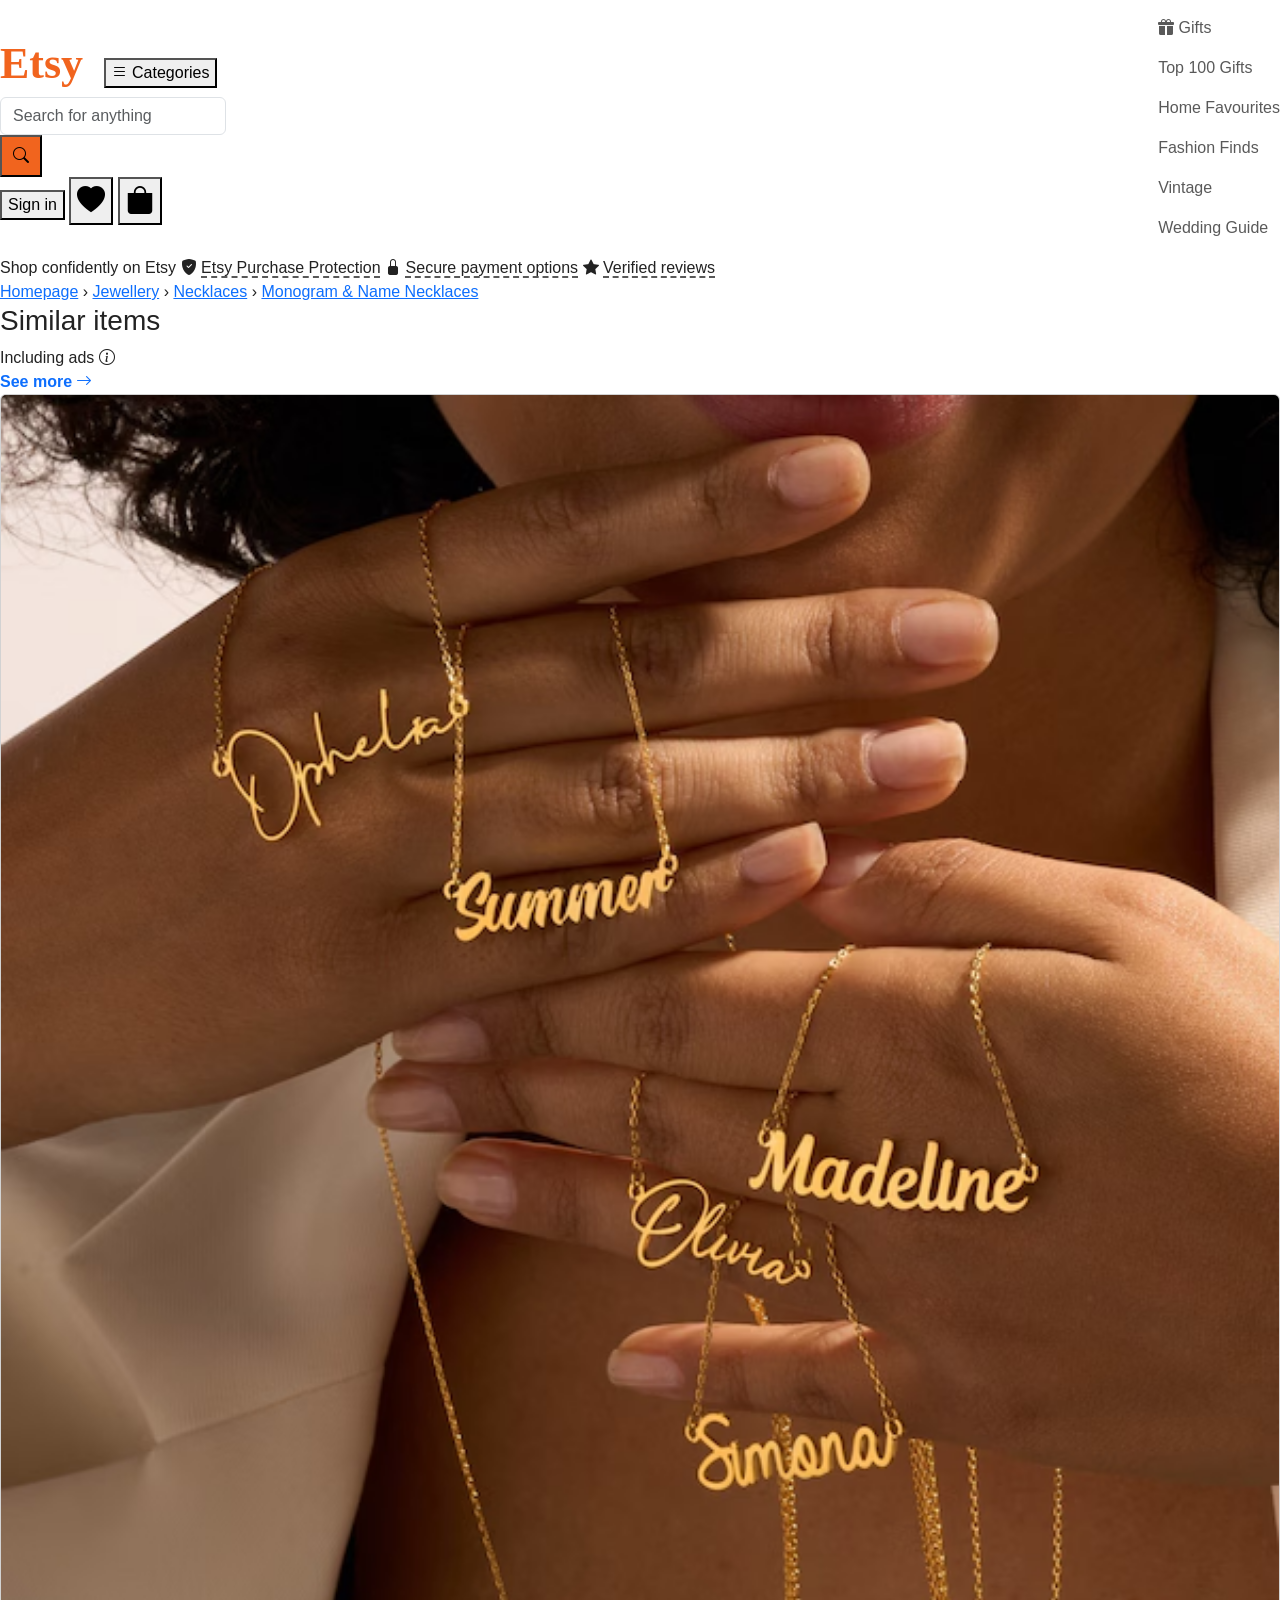
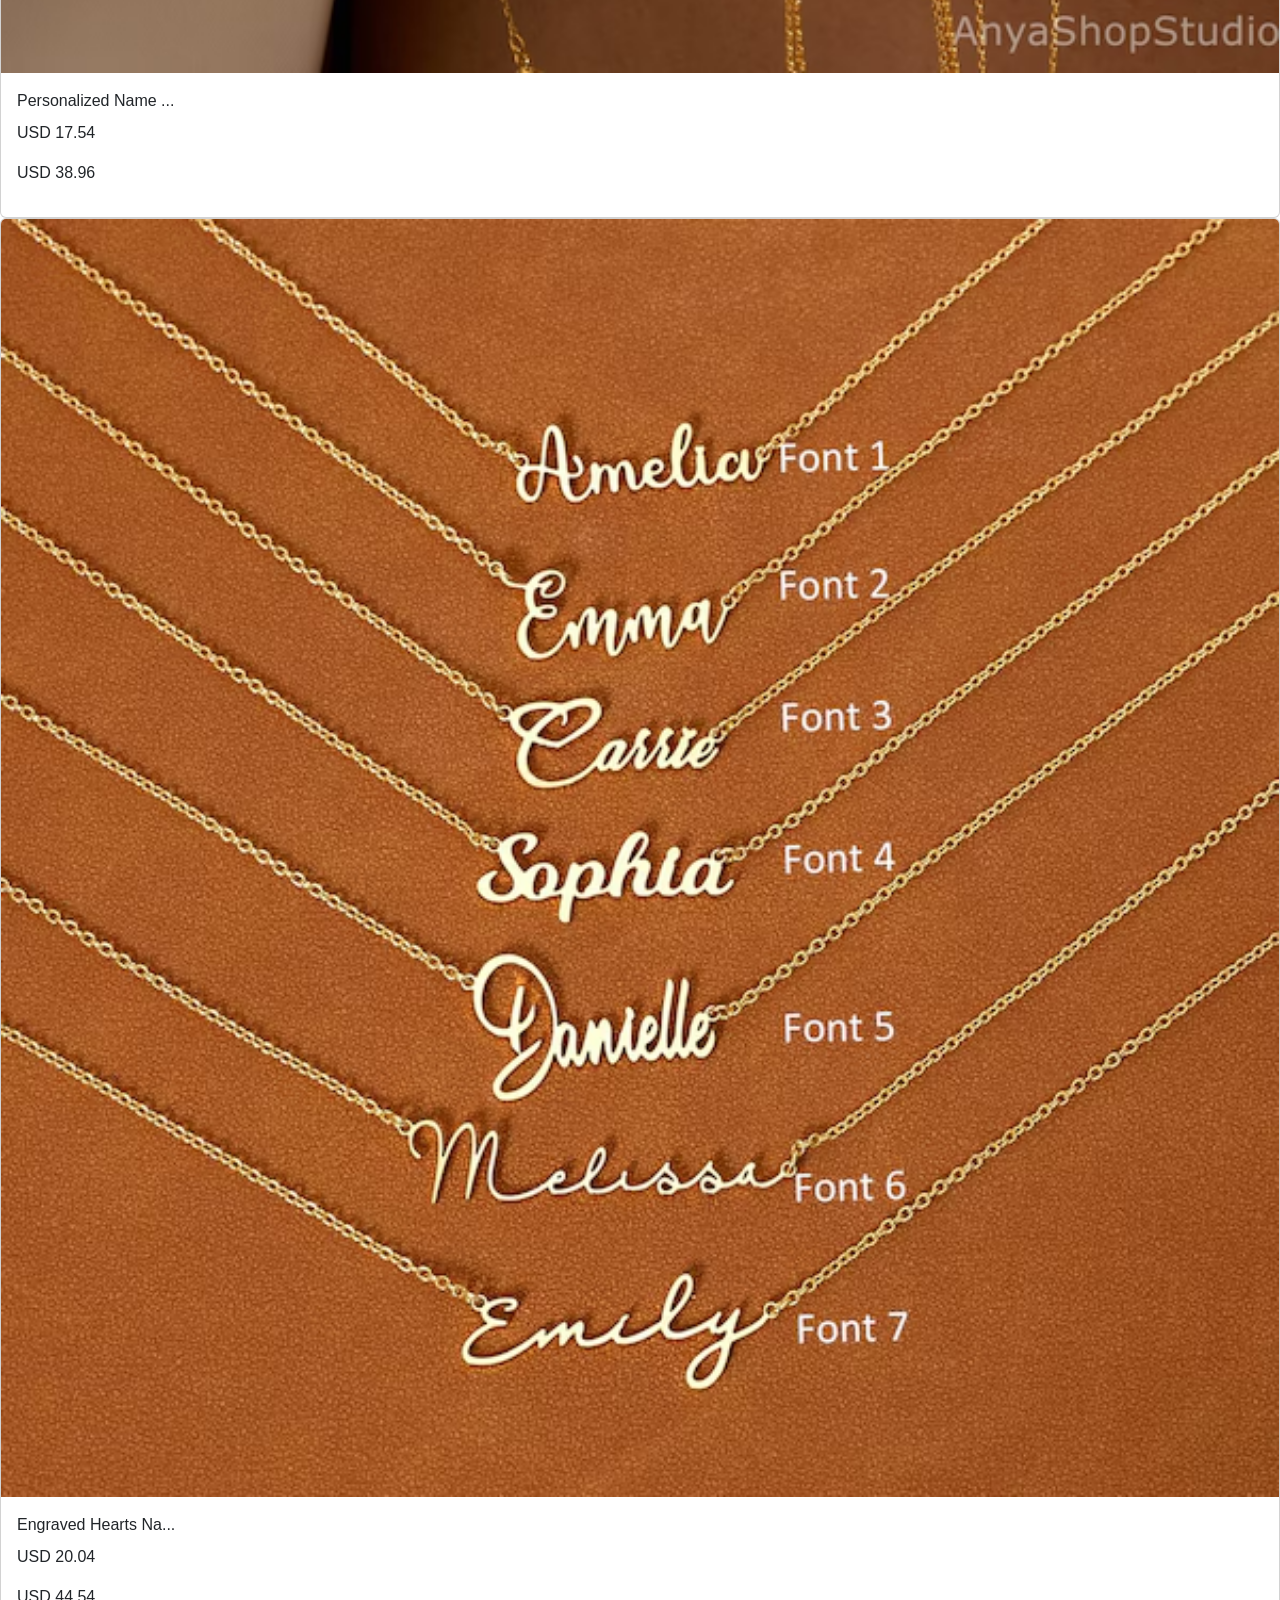
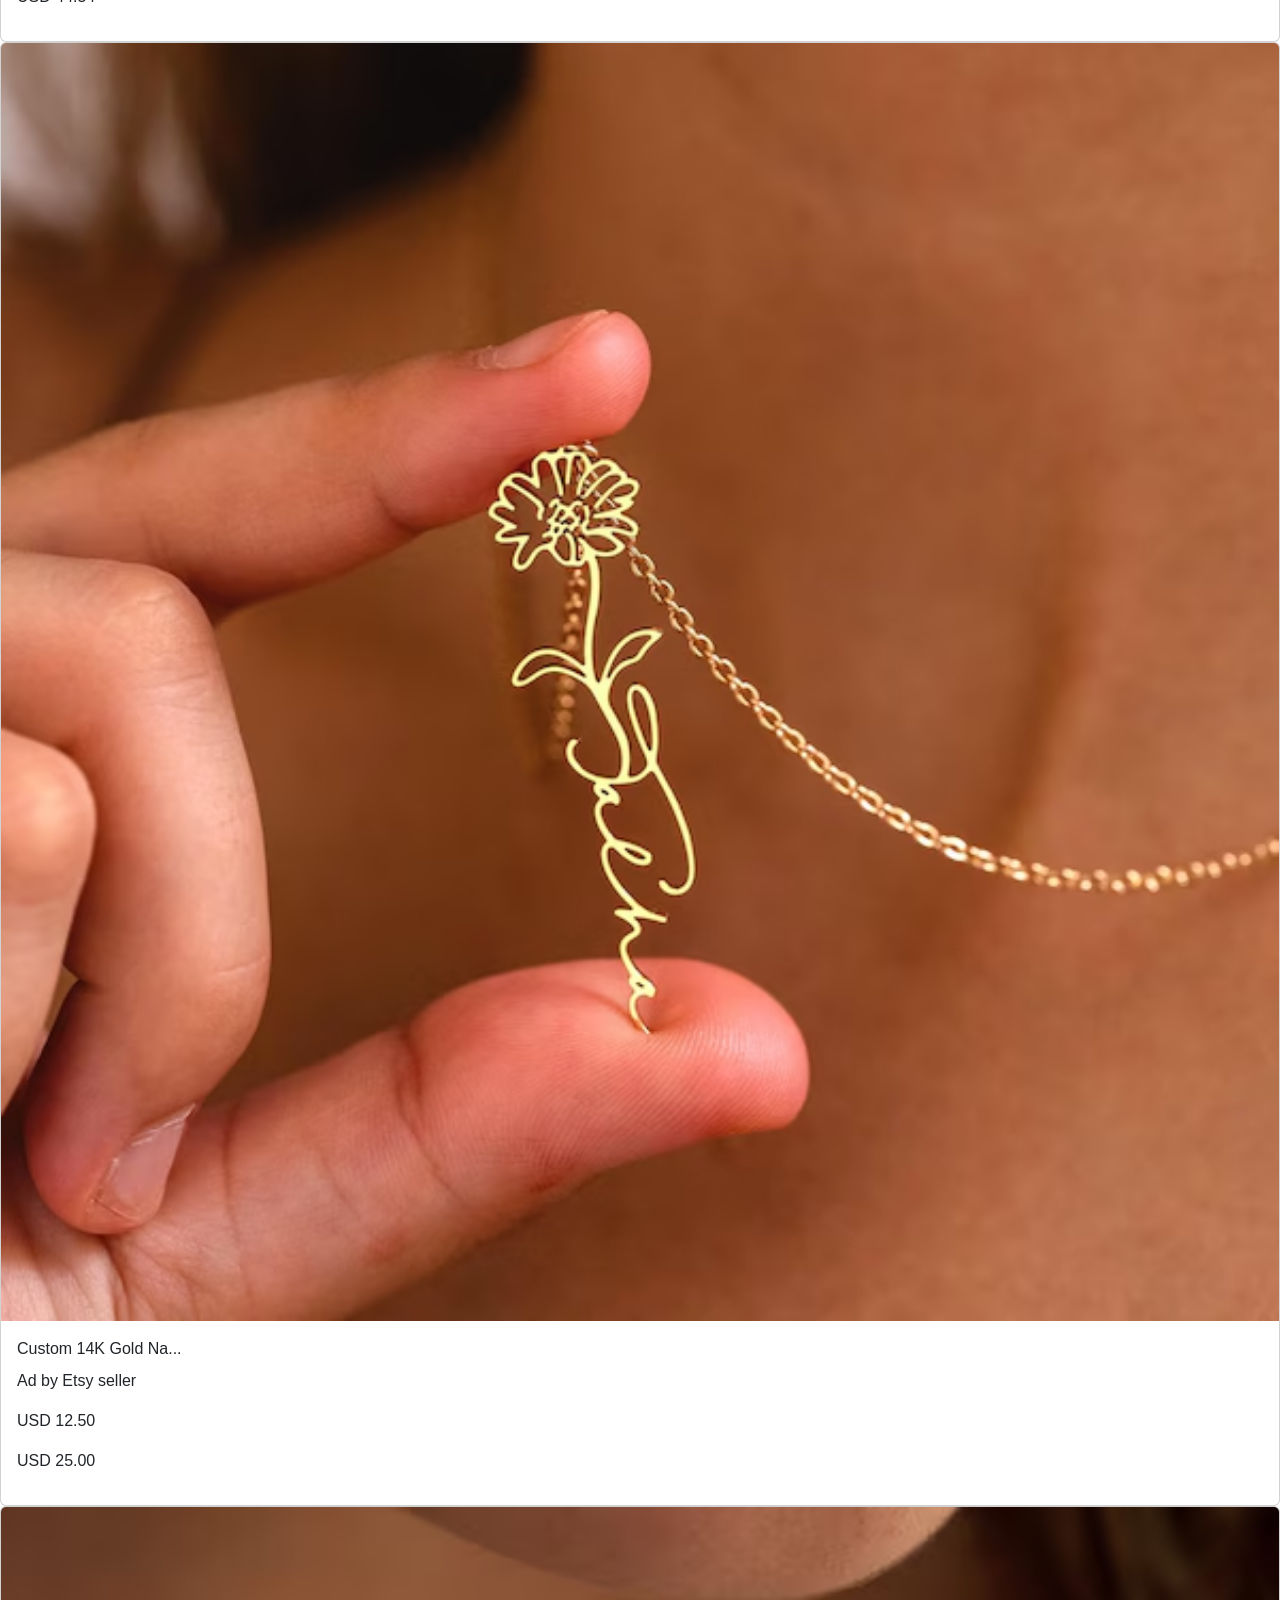
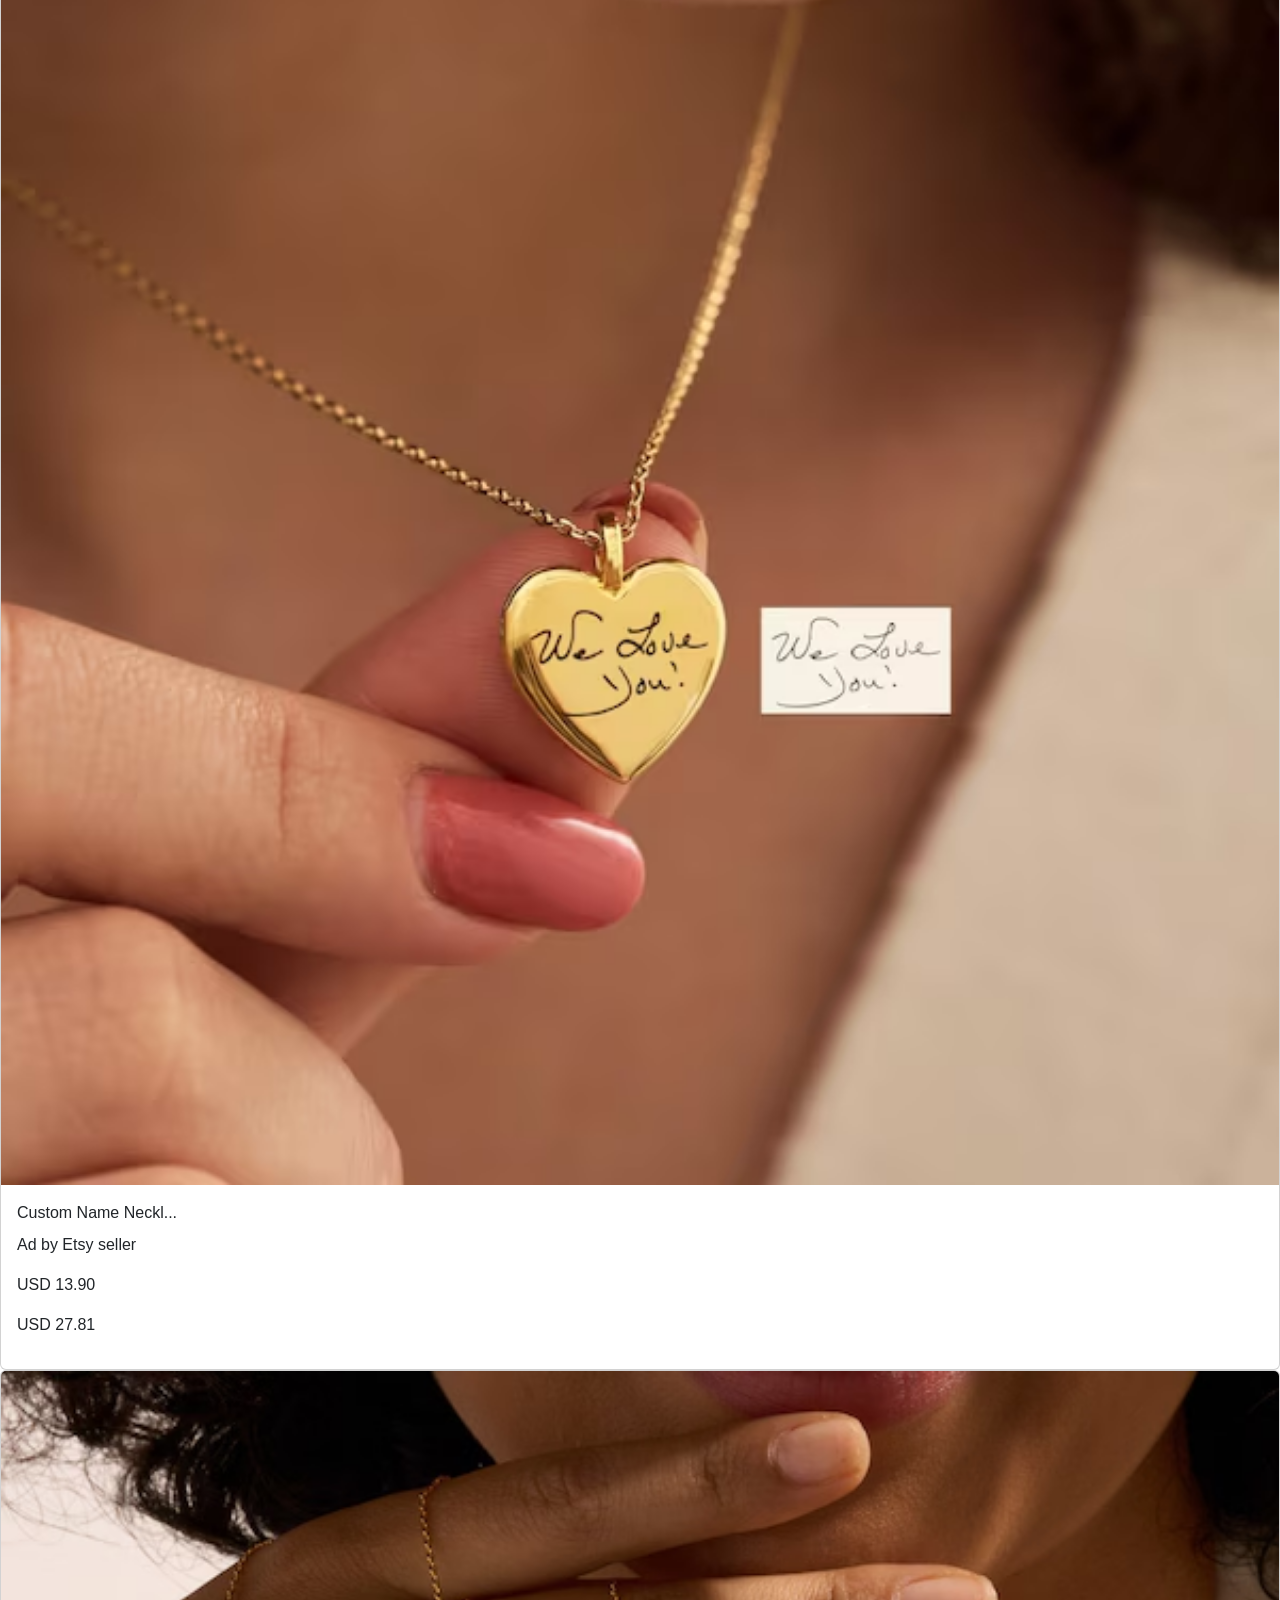
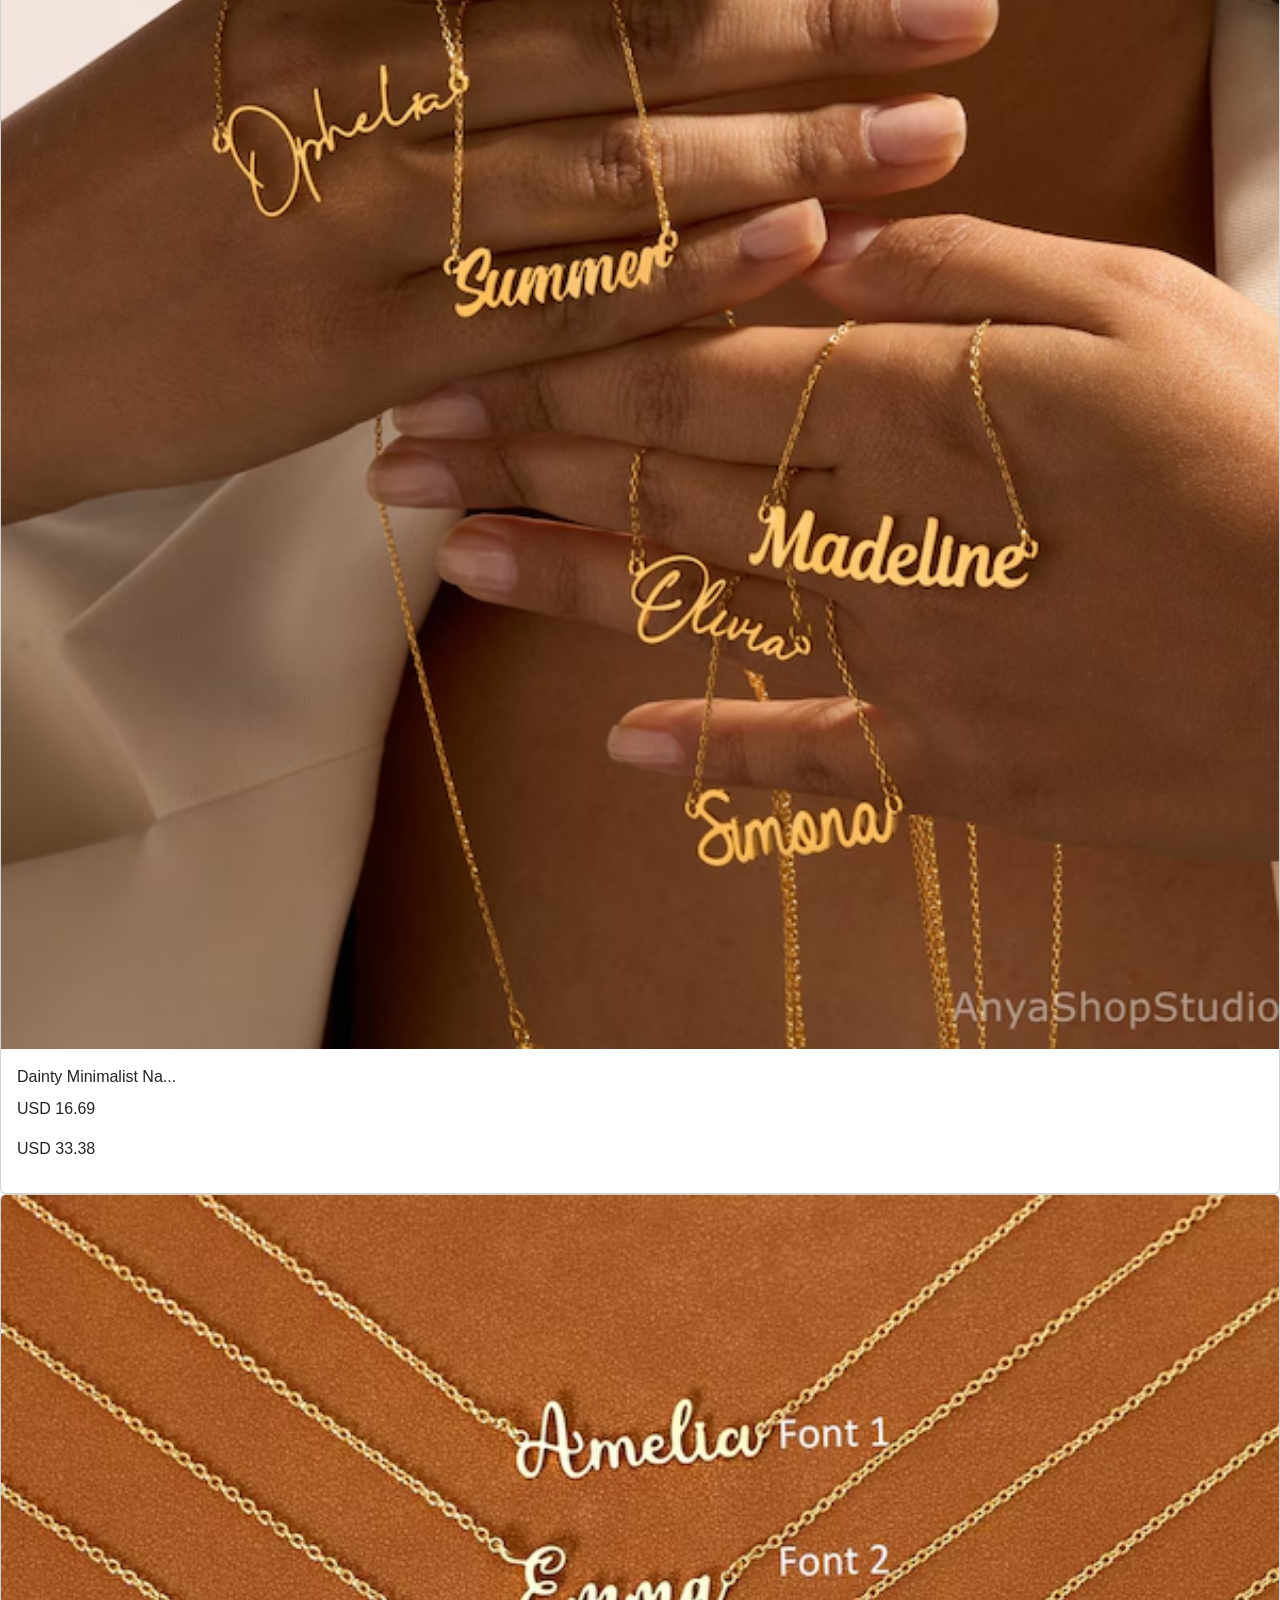
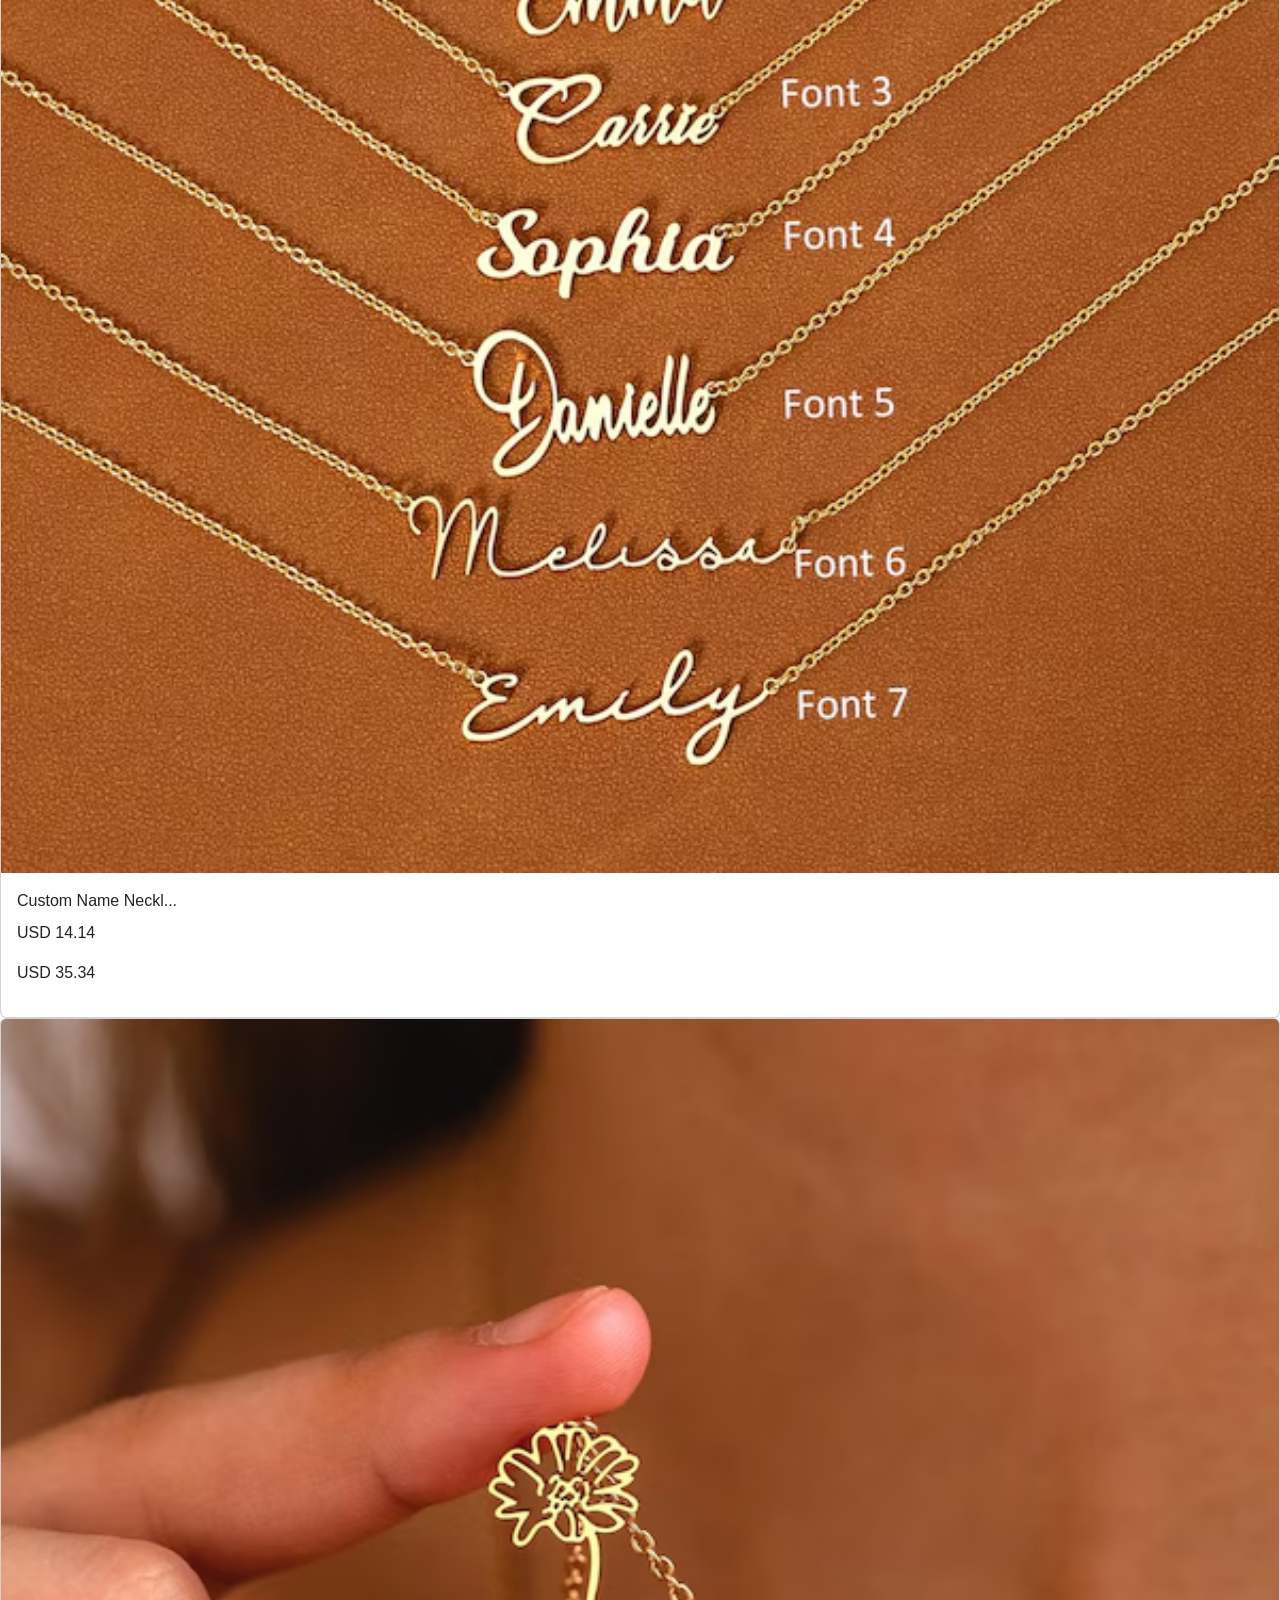
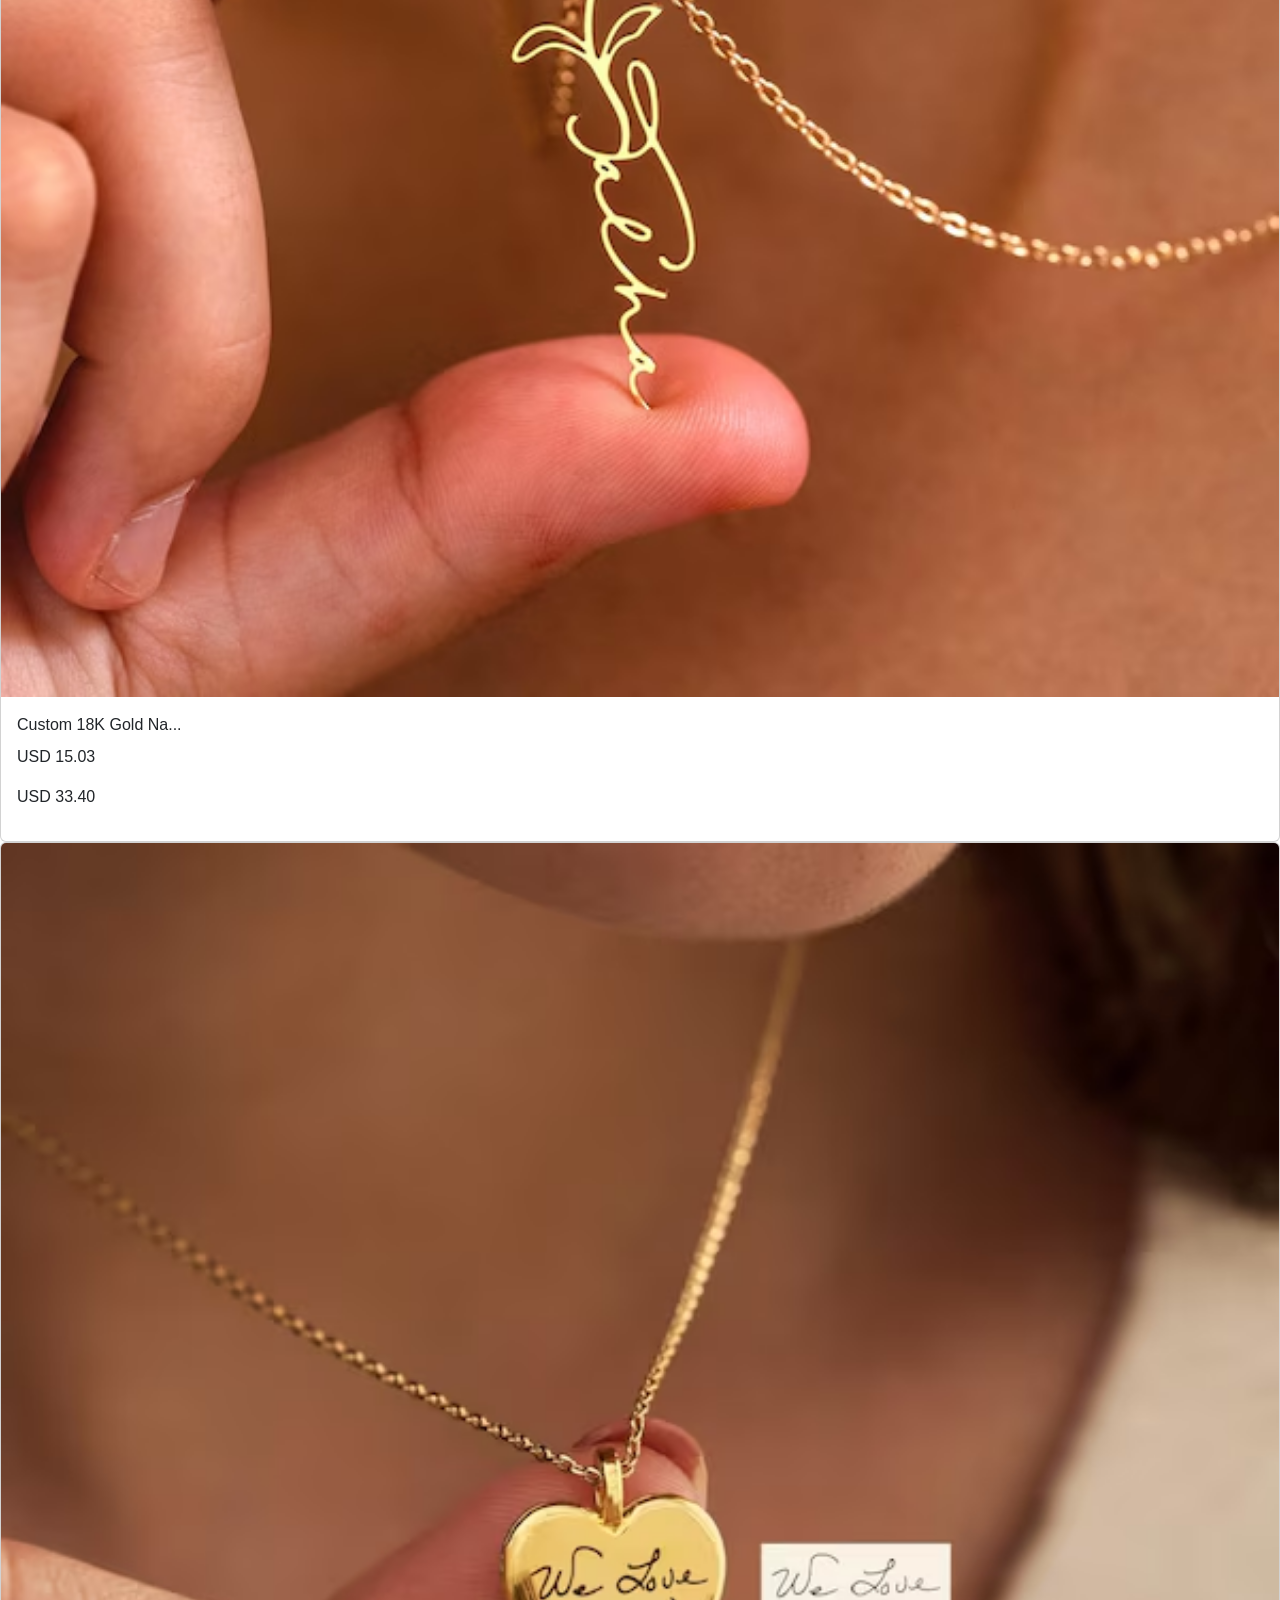
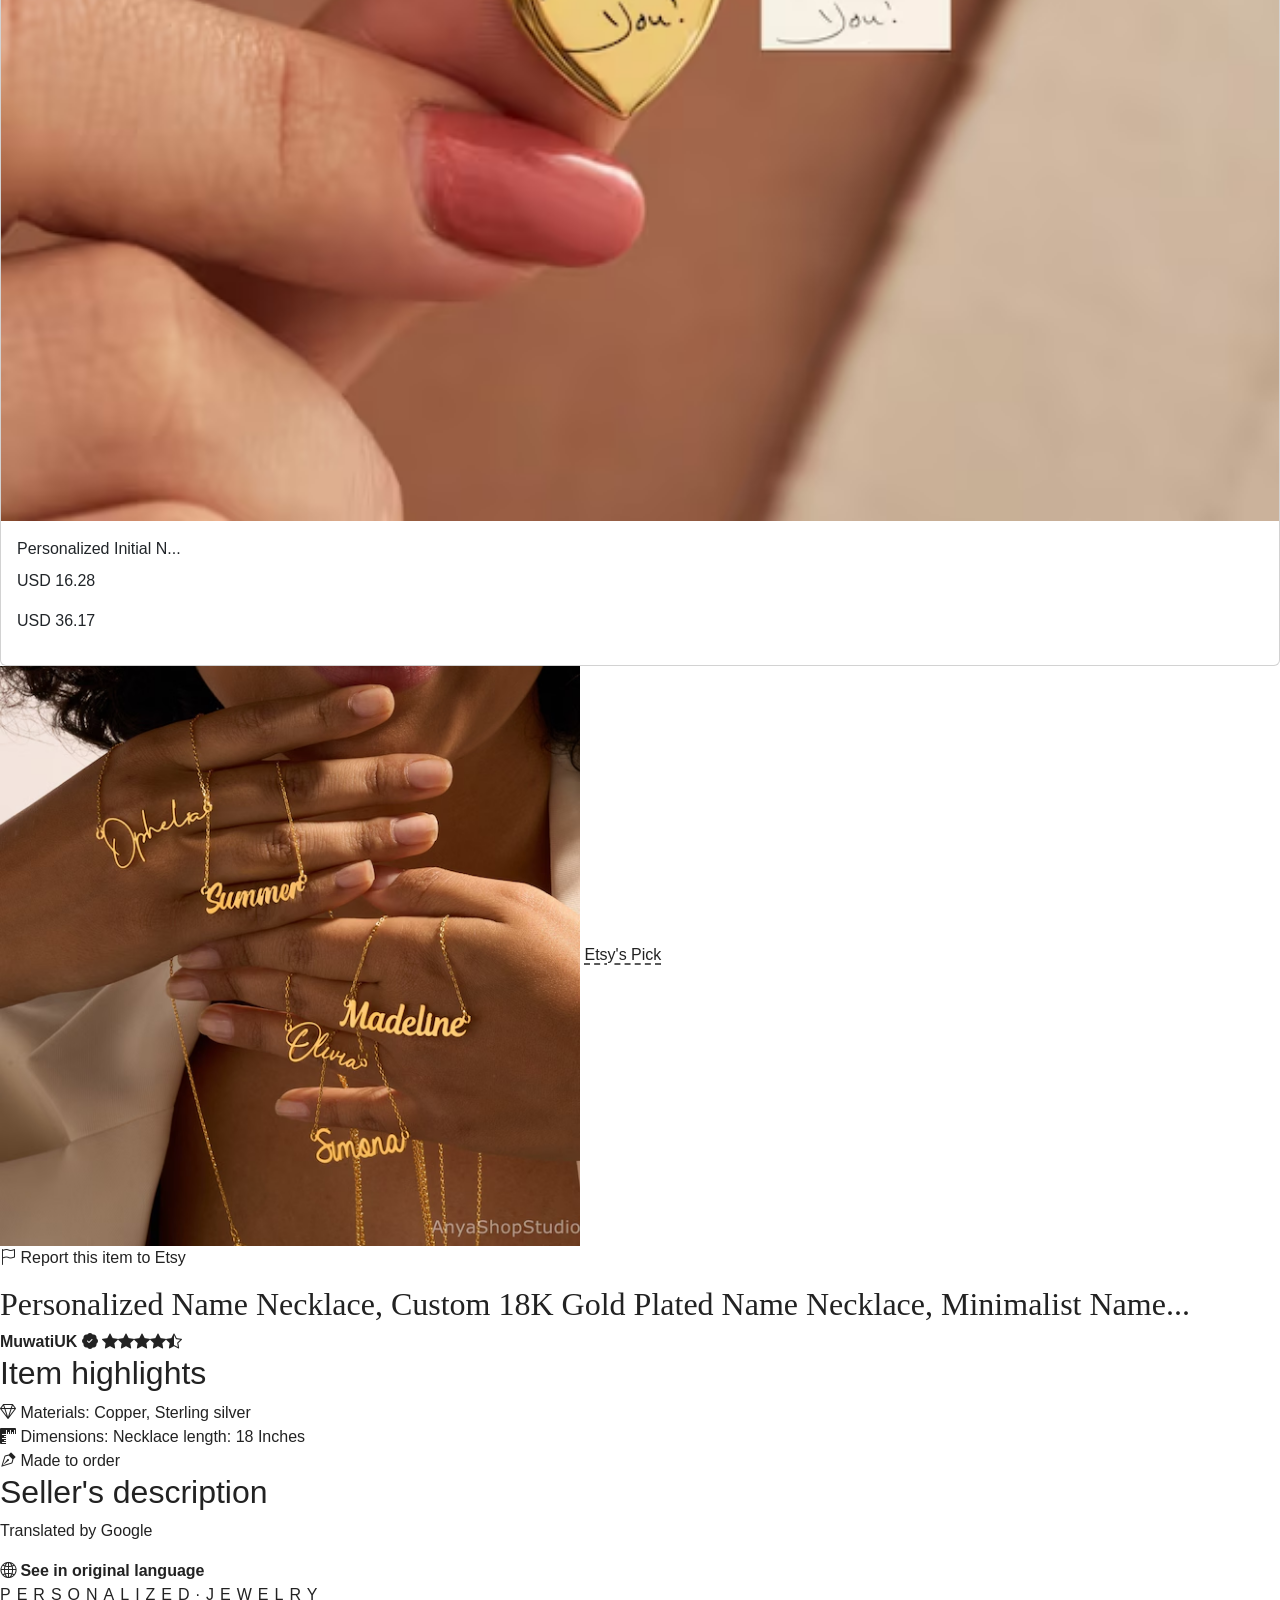
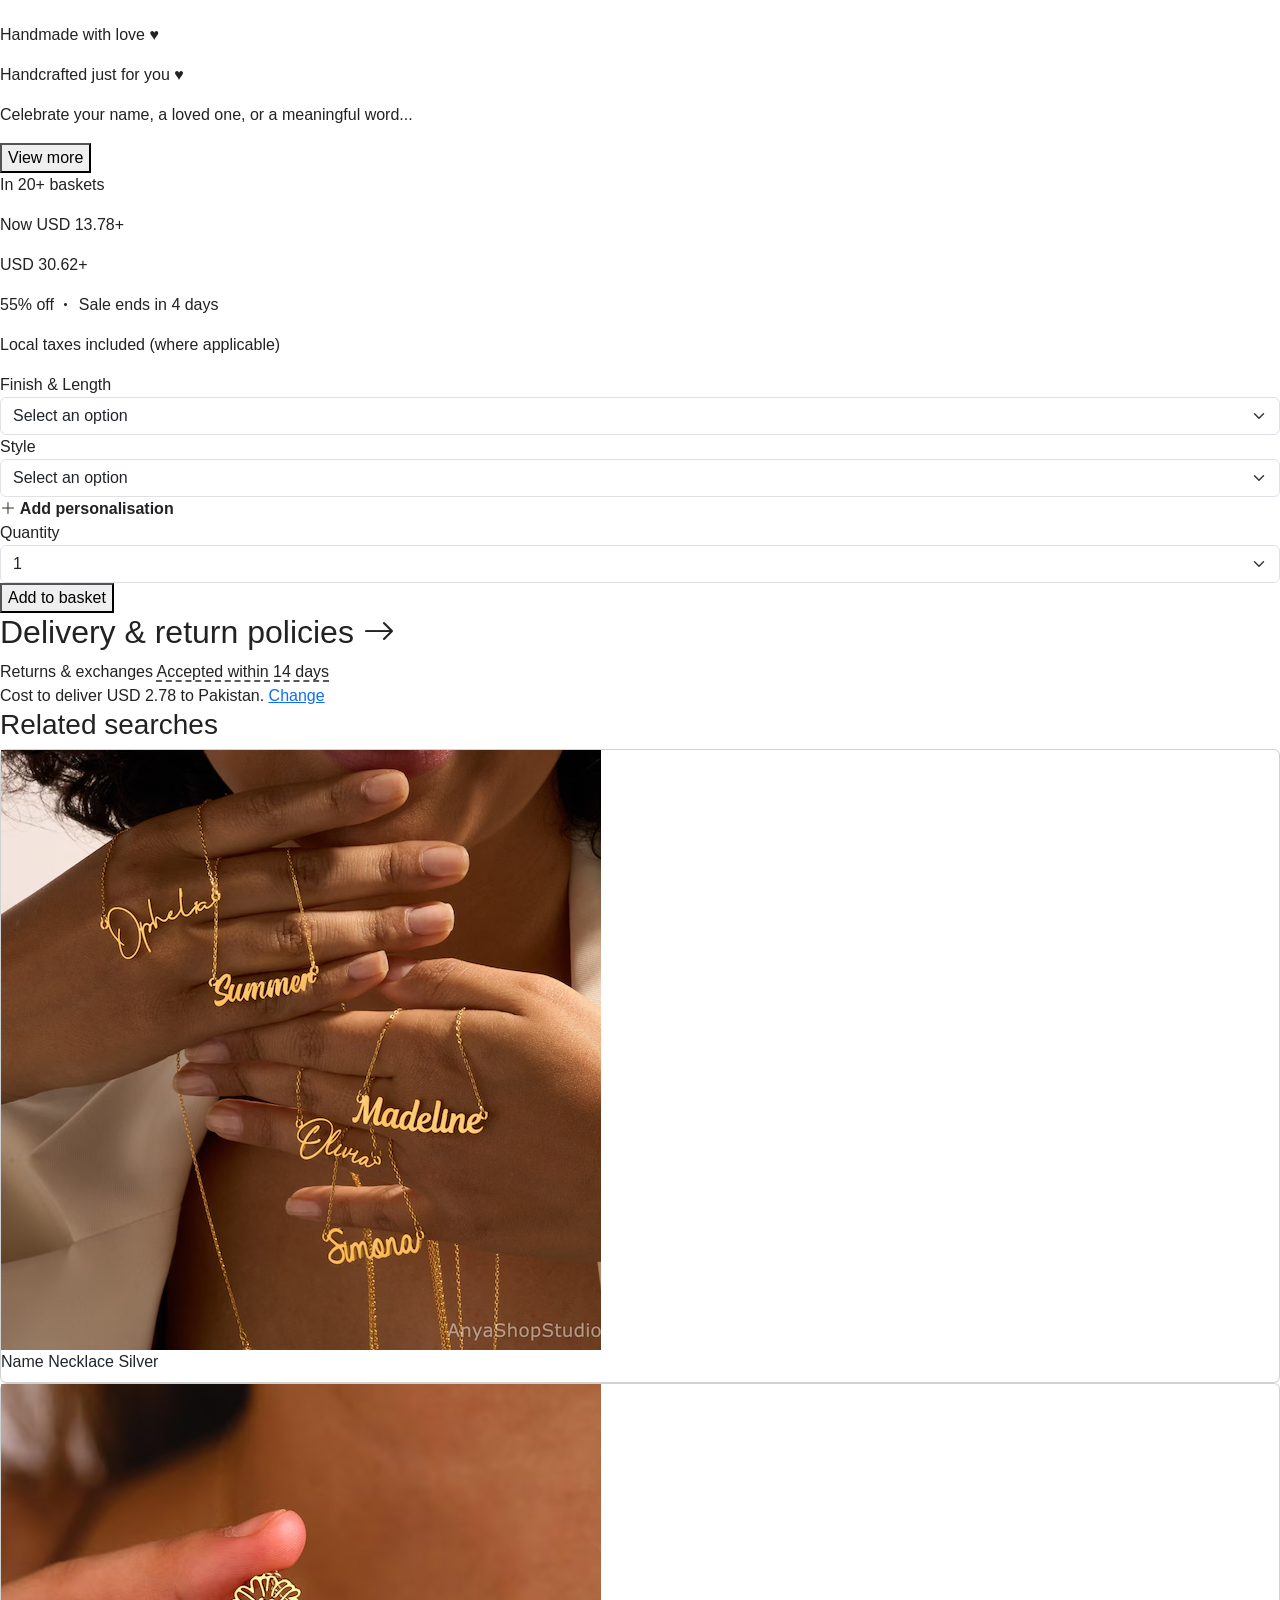
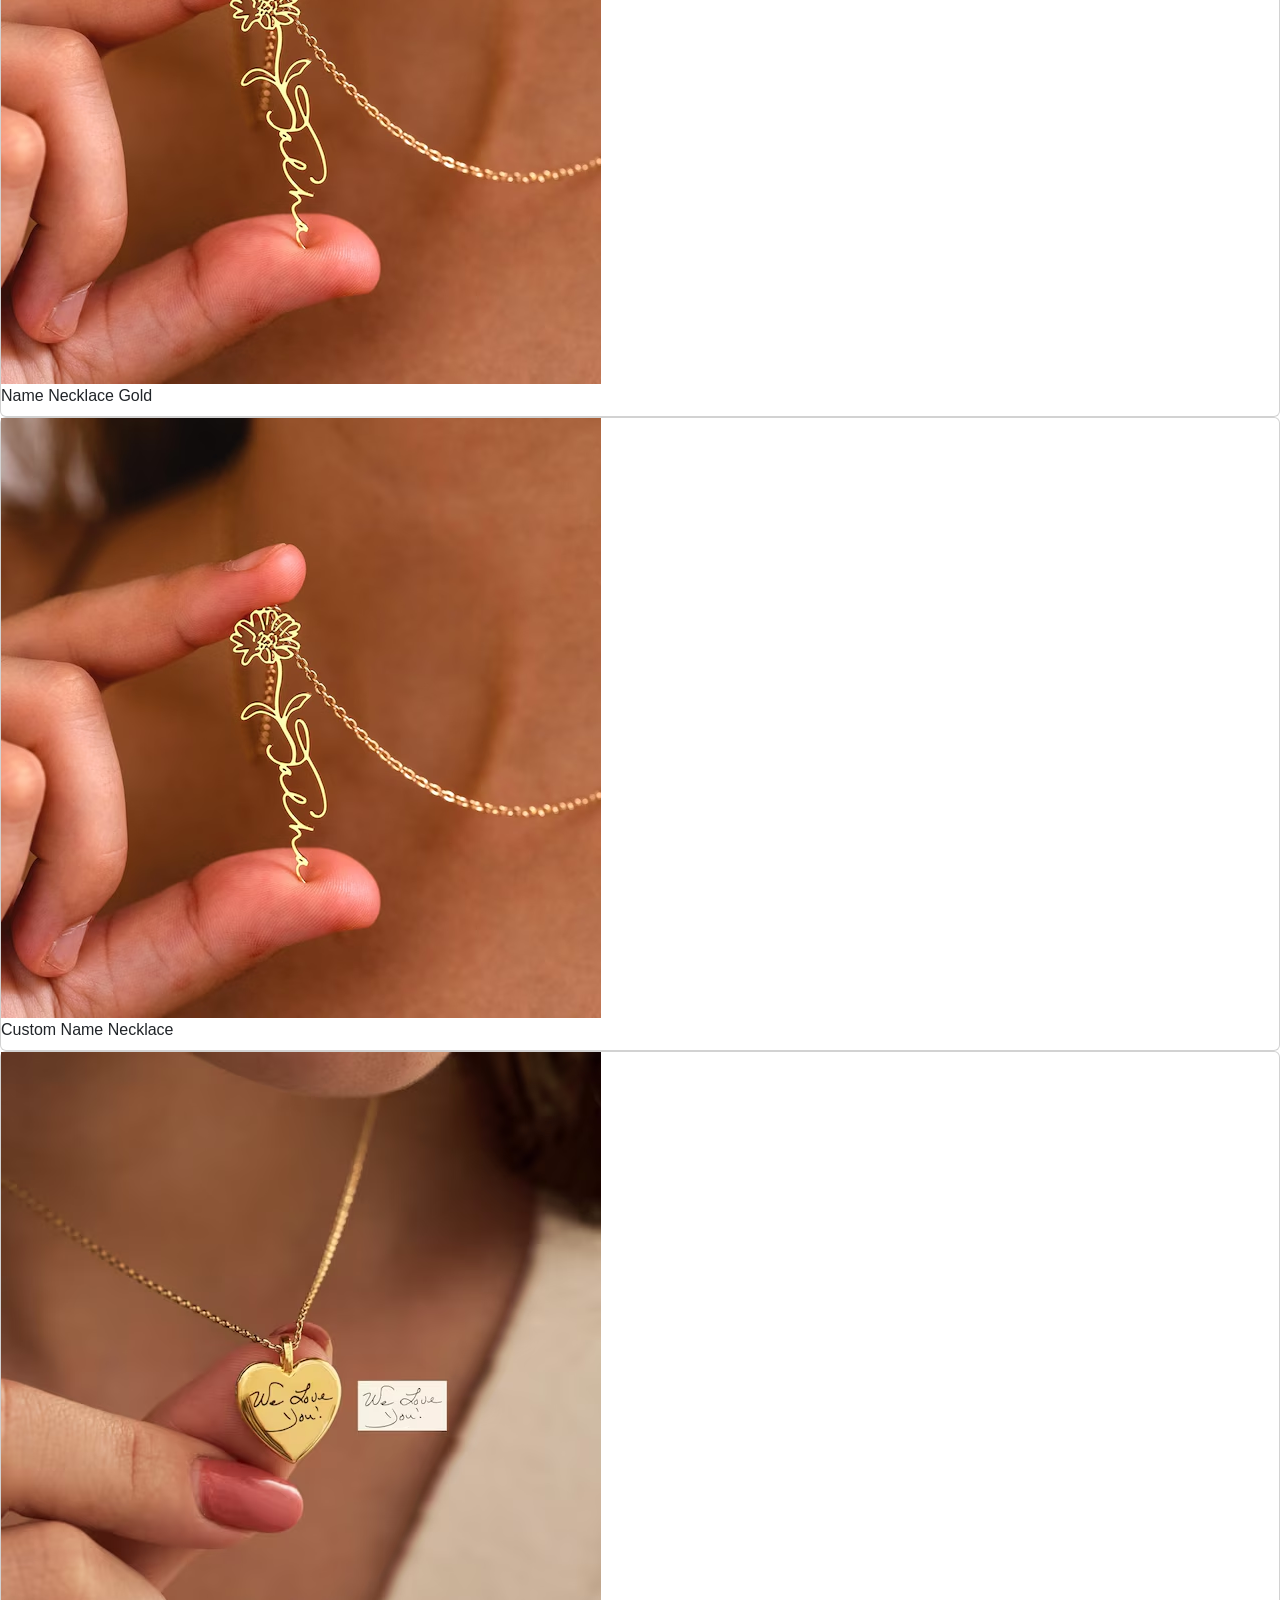
<file: Assignment-2/landing_page.html>
<!DOCTYPE html>
<html lang="en">
<head>
    <meta charset="UTF-8">
    <meta name="viewport" content="width=device-width, initial-scale=1.0">
    <title>Etsy</title>
    <link href="https://cdn.jsdelivr.net/npm/bootstrap@5.3.3/dist/css/bootstrap.min.css" rel="stylesheet">
    <link href="https://cdn.jsdelivr.net/npm/bootstrap-icons@1.11.3/font/bootstrap-icons.min.css" rel="stylesheet">
    <link rel="stylesheet" href="page.css">
</head>
<body>

    <nav class="navbar">
        <div class="top-bar">
            <a class="navbar-brand logo" href="#">Etsy</a>
            <button class="icon-btn" type="button"><i class="bi bi-list"></i> <span class="btn-text">Categories</span></button>
            <div class="search-bar">
                <input class="form-control" type="text" placeholder="Search for anything">
                <button class="search-btn" type="button"><i class="bi bi-search"></i></button>
            </div>
            <button class="icon-btn" type="button">Sign in</button>
            <button class="icon-btn" type="button"><i class="bi bi-heart-fill fs-3"></i></button>
            <button class="icon-btn" type="button"><i class="bi bi-bag-fill fs-3"></i></button>
        </div>
        <ul class="navbar-nav bottom-bar">
            <li class="nav-item"><a class="nav-link" href="#"><i class="bi bi-gift-fill"></i> Gifts</a></li>
            <li class="nav-item"><a class="nav-link" href="#">Top 100 Gifts</a></li>
            <li class="nav-item"><a class="nav-link" href="#">Home Favourites</a></li>
            <li class="nav-item"><a class="nav-link" href="#">Fashion Finds</a></li>
            <li class="nav-item"><a class="nav-link" href="#">Vintage</a></li>
            <li class="nav-item"><a class="nav-link" href="#">Wedding Guide</a></li>
        </ul>
    </nav>

    <div class="assurance">
        <span>Shop confidently on Etsy</span>
        <span><i class="bi bi-shield-fill-check"></i> <span class="dashed">Etsy Purchase Protection</span></span>
        <span><i class="bi bi-lock-fill"></i> <span class="dashed">Secure payment options</span></span>
        <span><i class="bi bi-star-fill"></i> <span class="dashed">Verified reviews</span></span>
    </div>

    <div class="section crumbs">
        <a href="#">Homepage</a> &rsaquo;
        <a href="#">Jewellery</a> &rsaquo;
        <a href="#">Necklaces</a> &rsaquo;
        <a href="#">Monogram &amp; Name Necklaces</a>
    </div>

    <section class="section">
        <div class="row-between">
            <div class="info-row">
                <h3 class="section-title">Similar items</h3>
                <span class="muted">Including ads <i class="bi bi-info-circle"></i></span>
            </div>
            <a class="fw-bold text-decoration-none" href="#">See more <i class="bi bi-arrow-right"></i></a>
        </div>

        <div class="item-row">
            <div class="card">
                <div class="thumb">
                    <img src="images/jewellery_1.avif" class="card-img-top" alt="Personalized name necklace">
                </div>
                <div class="card-body">
                    <p class="card-title">Personalized Name ...</p>
                    <p class="sale-price">USD 17.54</p>
                    <p class="old-price">USD 38.96</p>
                </div>
            </div>

            <div class="card">
                <div class="thumb">
                    <img src="images/jewellery_2.avif" class="card-img-top" alt="Engraved hearts necklace">
                </div>
                <div class="card-body">
                    <p class="card-title">Engraved Hearts Na...</p>
                    <p class="sale-price">USD 20.04</p>
                    <p class="old-price">USD 44.54</p>
                </div>
            </div>

            <div class="card">
                <div class="thumb">
                    <img src="images/jewellery_3.avif" class="card-img-top" alt="Custom 14K gold necklace">
                </div>
                <div class="card-body">
                    <p class="card-title">Custom 14K Gold Na...</p>
                    <p class="muted">Ad by Etsy seller</p>
                    <p class="sale-price">USD 12.50</p>
                    <p class="old-price">USD 25.00</p>
                </div>
            </div>

            <div class="card">
                <div class="thumb">
                    <img src="images/jewellery_4.avif" class="card-img-top" alt="Custom name necklace">
                </div>
                <div class="card-body">
                    <p class="card-title">Custom Name Neckl...</p>
                    <p class="muted">Ad by Etsy seller</p>
                    <p class="sale-price">USD 13.90</p>
                    <p class="old-price">USD 27.81</p>
                </div>
            </div>

            <div class="card">
                <div class="thumb">
                    <img src="images/jewellery_1.avif" class="card-img-top" alt="Dainty minimalist necklace">
                </div>
                <div class="card-body">
                    <p class="card-title">Dainty Minimalist Na...</p>
                    <p class="sale-price">USD 16.69</p>
                    <p class="old-price">USD 33.38</p>
                </div>
            </div>

            <div class="card">
                <div class="thumb">
                    <img src="images/jewellery_2.avif" class="card-img-top" alt="Custom name necklace">
                </div>
                <div class="card-body">
                    <p class="card-title">Custom Name Neckl...</p>
                    <p class="sale-price">USD 14.14</p>
                    <p class="old-price">USD 35.34</p>
                </div>
            </div>

            <div class="card">
                <div class="thumb">
                    <img src="images/jewellery_3.avif" class="card-img-top" alt="Custom 18K gold necklace">
                </div>
                <div class="card-body">
                    <p class="card-title">Custom 18K Gold Na...</p>
                    <p class="sale-price">USD 15.03</p>
                    <p class="old-price">USD 33.40</p>
                </div>
            </div>

            <div class="card">
                <div class="thumb">
                    <img src="images/jewellery_4.avif" class="card-img-top" alt="Personalized initial necklace">
                </div>
                <div class="card-body">
                    <p class="card-title">Personalized Initial N...</p>
                    <p class="sale-price">USD 16.28</p>
                    <p class="old-price">USD 36.17</p>
                </div>
            </div>
        </div>
    </section>

    <section class="section product">
        <div class="gallery">
            <div class="image-box">
                <img src="images/jewellery_1.avif" class="main-img" alt="Personalized name necklace">
                <span class="pick"><span class="dashed">Etsy's Pick</span></span>
            </div>
            <p class="report"><i class="bi bi-flag"></i> Report this item to Etsy</p>
        </div>

        <div class="details">
            <h1 class="product-title">Personalized Name Necklace, Custom 18K Gold Plated Name Necklace, Minimalist Name...</h1>

            <div class="info-row seller">
                <strong>MuwatiUK</strong>
                <i class="bi bi-patch-check-fill verified"></i>
                <span class="stars">
                    <i class="bi bi-star-fill"></i><i class="bi bi-star-fill"></i><i class="bi bi-star-fill"></i><i class="bi bi-star-fill"></i><i class="bi bi-star-half"></i>
                </span>
            </div>

            <h2 class="sub-title">Item highlights</h2>
            <div class="info-row"><i class="bi bi-gem"></i> Materials: Copper, Sterling silver</div>
            <div class="info-row"><i class="bi bi-rulers"></i> Dimensions: Necklace length: 18 Inches</div>
            <div class="info-row"><i class="bi bi-vector-pen"></i> Made to order</div>

            <h2 class="sub-title">Seller's description</h2>
            <p class="muted">Translated by Google</p>
            <div class="info-row fw-bold"><i class="bi bi-globe2"></i> See in original language</div>

            <p class="spaced">PERSONALIZED·JEWELRY</p>
            <p>Handmade with love ♥</p>
            <p>Handcrafted just for you ♥</p>
            <p>Celebrate your name, a loved one, or a meaningful word...</p>

            <button class="chip" type="button">View more</button>
        </div>

        <div class="cart-box">
            <p class="in-baskets">In 20+ baskets</p>
            <p class="big-price">Now USD 13.78+</p>
            <p class="old-price">USD 30.62+</p>
            <p class="sale-note">55% off <i class="bi bi-dot"></i> Sale ends in 4 days</p>
            <p class="muted">Local taxes included (where applicable)</p>

            <label class="cart-label">Finish &amp; Length</label>
            <select class="form-select">
                <option selected disabled>Select an option</option>
                <option>Gold plated, 16 inches</option>
                <option>Gold plated, 18 inches</option>
                <option>Sterling silver, 18 inches</option>
            </select>

            <label class="cart-label">Style</label>
            <select class="form-select">
                <option selected disabled>Select an option</option>
                <option>Font 1</option>
                <option>Font 2</option>
                <option>Font 3</option>
            </select>

            <div class="info-row fw-bold"><i class="bi bi-plus-lg"></i> Add personalisation</div>

            <label class="cart-label">Quantity</label>
            <select class="form-select">
                <option selected>1</option>
                <option>2</option>
                <option>3</option>
                <option>4</option>
                <option>5</option>
            </select>

            <button class="add-btn" type="button">Add to basket</button>

            <h2 class="sub-title">Delivery &amp; return policies <i class="bi bi-arrow-right"></i></h2>
            <div class="policy-box">
                <div class="policy-row">
                    <span class="policy-label">Returns &amp; exchanges</span>
                    <span class="dashed">Accepted within 14 days</span>
                </div>
                <div class="policy-row">
                    <span class="policy-label">Cost to deliver</span>
                    <span>USD 2.78 to Pakistan. <a href="#">Change</a></span>
                </div>
            </div>
        </div>
    </section>

    <section class="section">
        <h3 class="section-title">Related searches</h3>

        <div class="item-row">
            <div class="card related-card">
                <div class="thumb">
                    <img src="images/jewellery_1.avif" class="related-img" alt="Name necklace silver">
                </div>
                <p class="card-title">Name Necklace Silver</p>
            </div>
            <div class="card related-card">
                <div class="thumb">
                    <img src="images/jewellery_3.avif" class="related-img" alt="Name necklace gold">
                </div>
                <p class="card-title">Name Necklace Gold</p>
            </div>
            <div class="card related-card">
                <div class="thumb">
                    <img src="images/jewellery_3.avif" class="related-img" alt="Custom name necklace">
                </div>
                <p class="card-title">Custom Name Necklace</p>
            </div>
            <div class="card related-card">
                <div class="thumb">
                    <img src="images/jewellery_4.avif" class="related-img" alt="Custom necklace">
                </div>
                <p class="card-title">Custom Necklace</p>
            </div>
            <div class="card related-card">
                <div class="thumb">
                    <img src="images/jewellery_2.avif" class="related-img" alt="Necklace">
                </div>
                <p class="card-title">Necklace</p>
            </div>
            <div class="card related-card">
                <div class="thumb">
                    <img src="images/jewellery_1.avif" class="related-img" alt="Jewelry">
                </div>
                <p class="card-title">Jewelry</p>
            </div>
        </div>
    </section>

    <section class="section">
        <h3 class="section-title">Reviews for this item</h3>

        <div class="info-row summary">
            <strong>What buyers say, summarised by AI:</strong>
            <span><i class="bi bi-check-lg"></i> Looks great</span>
            <span><i class="bi bi-check-lg"></i> Love it</span>
            <span><i class="bi bi-check-lg"></i> Great quality</span>
            <span><i class="bi bi-check-lg"></i> Perfect gift</span>
            <span><i class="bi bi-check-lg"></i> As described</span>
            <span><i class="bi bi-check-lg"></i> Fast delivery</span>
            <span><i class="bi bi-check-lg"></i> Helpful seller</span>
        </div>

        <div class="info-row rating-row">
            <span class="big-score">4.8</span>
            <i class="bi bi-star-fill orange fs-2"></i>
            <div>
                <p class="dashed">Item average</p>
                <p class="muted">(5.2k reviews)</p>
            </div>

            <div class="info-row"><span class="ring">4.8</span> Item quality</div>
            <div class="info-row"><span class="ring">4.6</span> Delivery</div>
            <div class="info-row"><span class="ring">4.8</span> Customer service</div>
            <div class="info-row"><span class="ring">94%</span> Buyers recommend</div>
        </div>

        <div class="item-row filters">
            <button class="chip" type="button">Suggested <i class="bi bi-caret-down-fill"></i></button>
            <button class="chip" type="button">Appearance (1948)</button>
            <button class="chip" type="button">Quality (1362)</button>
            <button class="chip" type="button">Delivery &amp; Packaging (957)</button>
            <button class="chip" type="button">Seller service (727)</button>
            <button class="chip" type="button">Description accuracy (715)</button>
            <button class="chip" type="button">Value (247)</button>
            <button class="chip" type="button">Sizing &amp; Fit</button>
        </div>

        <div class="review">
            <div class="row-between">
                <div class="info-row">
                    <span class="stars orange">
                        <i class="bi bi-star-fill"></i><i class="bi bi-star-fill"></i><i class="bi bi-star-fill"></i><i class="bi bi-star-fill"></i><i class="bi bi-star-fill"></i>
                    </span>
                    <strong>5</strong>
                    <span class="tag">This item</span>
                </div>
                <div class="info-row">
                    <i class="bi bi-person-circle fs-5"></i>
                    <strong>Alexandria</strong>
                    <span class="muted">|</span>
                    <span class="muted">26 Oct, 2026</span>
                </div>
            </div>
            <p>Beautiful necklace for my sisters birthday gift. It's well made and exactly as pictured.</p>
        </div>

        <div class="review">
            <div class="row-between">
                <div class="info-row">
                    <span class="stars orange">
                        <i class="bi bi-star-fill"></i><i class="bi bi-star-fill"></i><i class="bi bi-star-fill"></i><i class="bi bi-star-fill"></i><i class="bi bi-star-fill"></i>
                    </span>
                    <strong>5</strong>
                    <span class="tag">This item</span>
                </div>
                <div class="info-row">
                    <i class="bi bi-person-circle fs-5"></i>
                    <strong>Brooke</strong>
                    <span class="muted">|</span>
                    <span class="muted">26 Oct, 2026</span>
                </div>
            </div>
            <p>Lovely gold colour and the chain feels sturdy. Arrived earlier than expected.</p>
        </div>
    </section>

    <section class="section">
        <h3 class="section-title">About this item</h3>

        <div class="about">
            <div class="about-col">
                <h4 class="sub-title">Highlights</h4>
                <div class="info-row"><i class="bi bi-hammer"></i> Handmade</div>
                <div class="info-row"><i class="bi bi-gem"></i> Materials: Copper, Sterling silver</div>
                <div class="info-row"><i class="bi bi-rulers"></i> Necklace length: 18 Inches</div>
                <div class="info-row"><i class="bi bi-vector-pen"></i> Made to order</div>
            </div>

            <div class="about-col">
                <h4 class="sub-title">Description</h4>
                <p class="spaced">PERSONALIZED·JEWELRY</p>
                <p>Handmade with love ♥</p>
                <p>Handcrafted just for you ♥</p>
                <p>Celebrate your name, a loved one, or a meaningful word with a necklace made just for you.</p>
            </div>
        </div>
    </section>

    <footer class="etsy-footer">
        <div class="footer-top">
            <h2 class="footer-mission">We’re on a mission to keep commerce human.</h2>
        </div>

        <div class="footer-columns">
            <div class="footer-col">
                <h3>Shop</h3>
                <ul>
                    <li><a href="#">Gift cards</a></li>
                    <li><a href="#">Etsy Registry</a></li>
                    <li><a href="#">Sitemap</a></li>
                    <li><a href="#">Etsy blog</a></li>
                    <li><a href="#">Etsy United Kingdom</a></li>
                    <li><a href="#">Etsy Germany</a></li>
                    <li><a href="#">Etsy Canada</a></li>
                </ul>
            </div>
            <div class="footer-col">
                <h3>Sell</h3>
                <ul>
                    <li><a href="#">Sell on Etsy</a></li>
                    <li><a href="#">Teams</a></li>
                    <li><a href="#">Forums</a></li>
                    <li><a href="#">Affiliates &amp; Creators</a></li>
                </ul>
            </div>
            <div class="footer-col">
                <h3>About</h3>
                <ul>
                    <li><a href="#">Etsy, Inc.</a></li>
                    <li><a href="#">Policies</a></li>
                    <li><a href="#">Investors</a></li>
                    <li><a href="#">Careers</a></li>
                    <li><a href="#">Press</a></li>
                    <li><a href="#">Impact</a></li>
                    <li><a href="#">Legal imprint</a></li>
                </ul>
            </div>
            <div class="footer-col">
                <h3>Help</h3>
                <ul>
                    <li><a href="#">Help Centre</a></li>
                    <li><a href="#">Privacy settings</a></li>
                </ul>
            </div>
        </div>

        <div class="footer-bottom-banner">
            <div class="footer-apps">
                <button class="app-store-btn"><i class="bi bi-apple"></i> Download on the App Store</button>
                <button class="google-play-btn"><i class="bi bi-google-play"></i> GET IT ON Google Play</button>
            </div>
        </div>

        <div class="footer-sub-bottom">
            <div class="footer-region">
                <i class="bi bi-globe"></i> <span>Pakistan</span>
            </div>
            <div class="footer-socials">
                <a href="#"><i class="bi bi-instagram"></i></a>
                <a href="#"><i class="bi bi-facebook"></i></a>
                <a href="#"><i class="bi bi-pinterest"></i></a>
                <a href="#"><i class="bi bi-youtube"></i></a>
            </div>
            <div class="footer-legal">
                <span>© 2026 Etsy, Inc.</span>
                <a href="#">Terms of Use</a>
                <a href="#">Privacy</a>
                <a href="#">Interest-based ads</a>
                <a href="#">Local Shops</a>
                <a href="#">Regions</a>
            </div>
        </div>
    </footer>

</body>
</html>
</file>
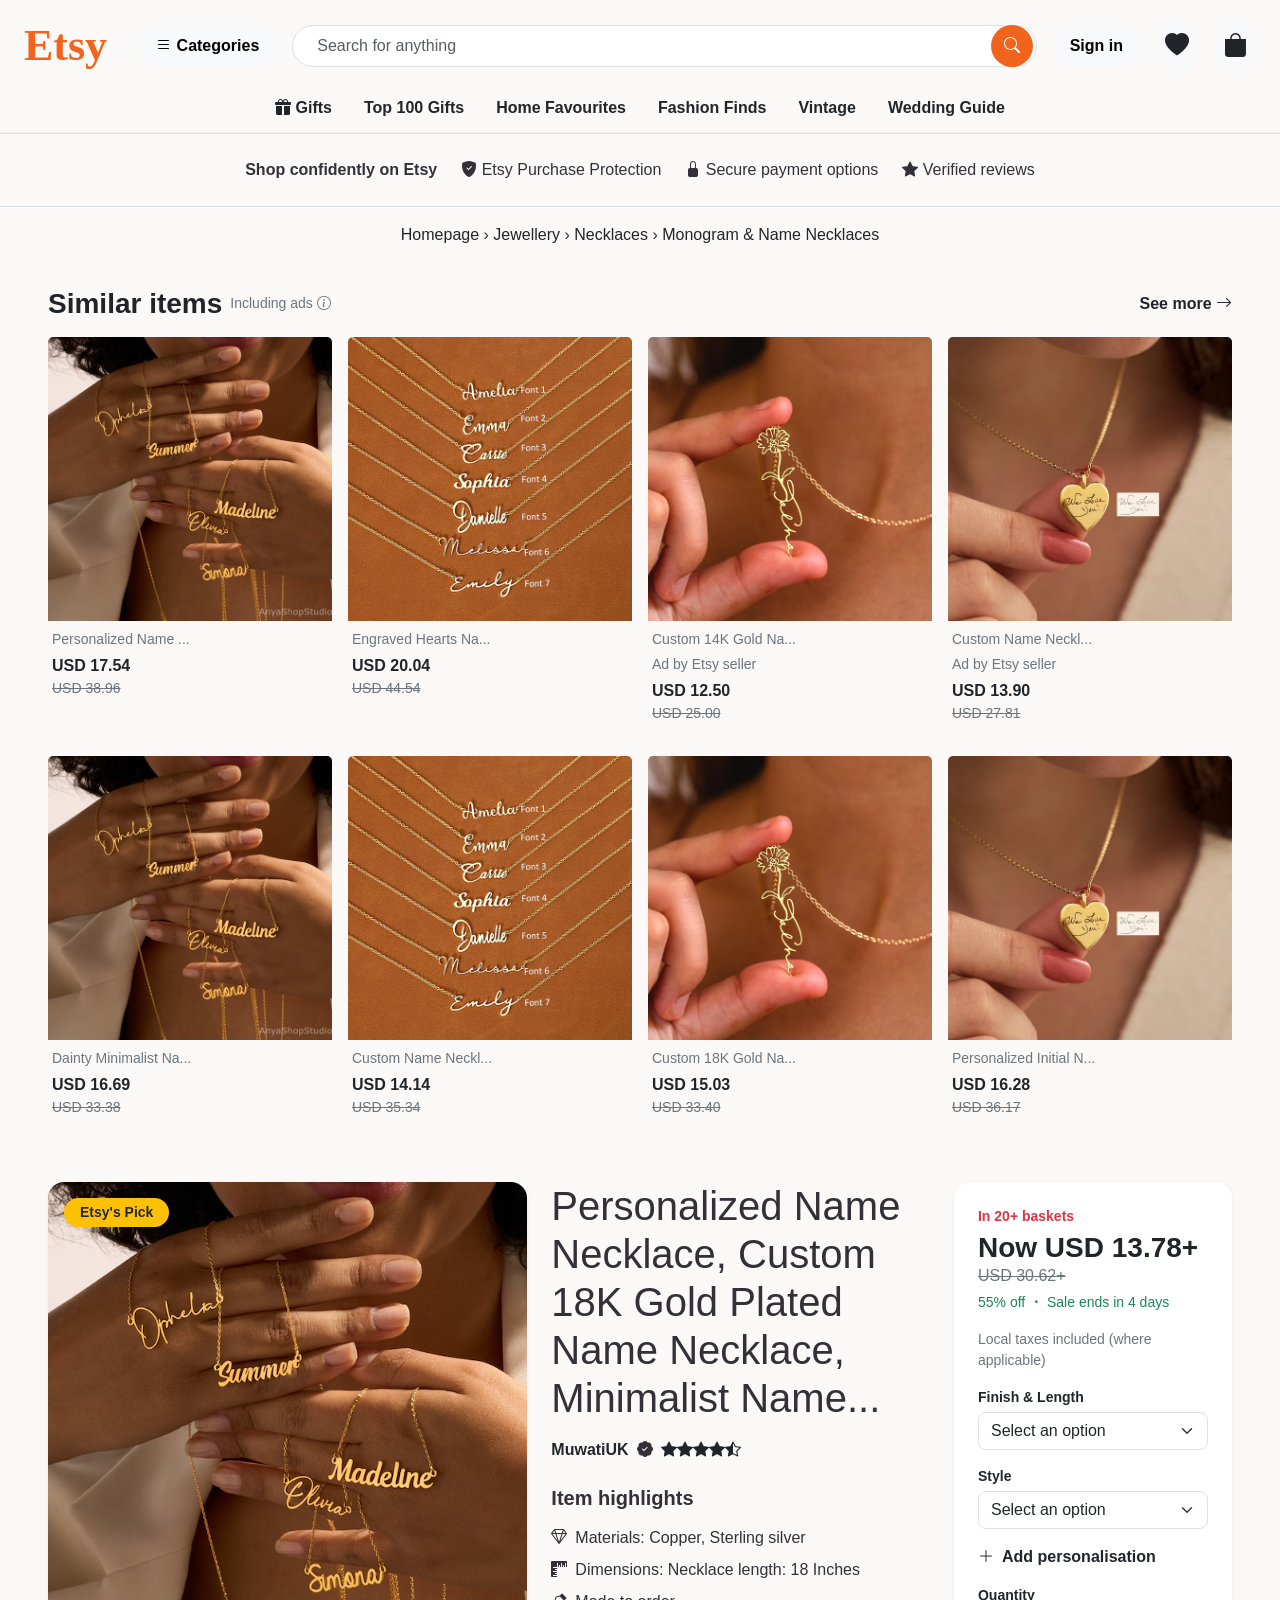
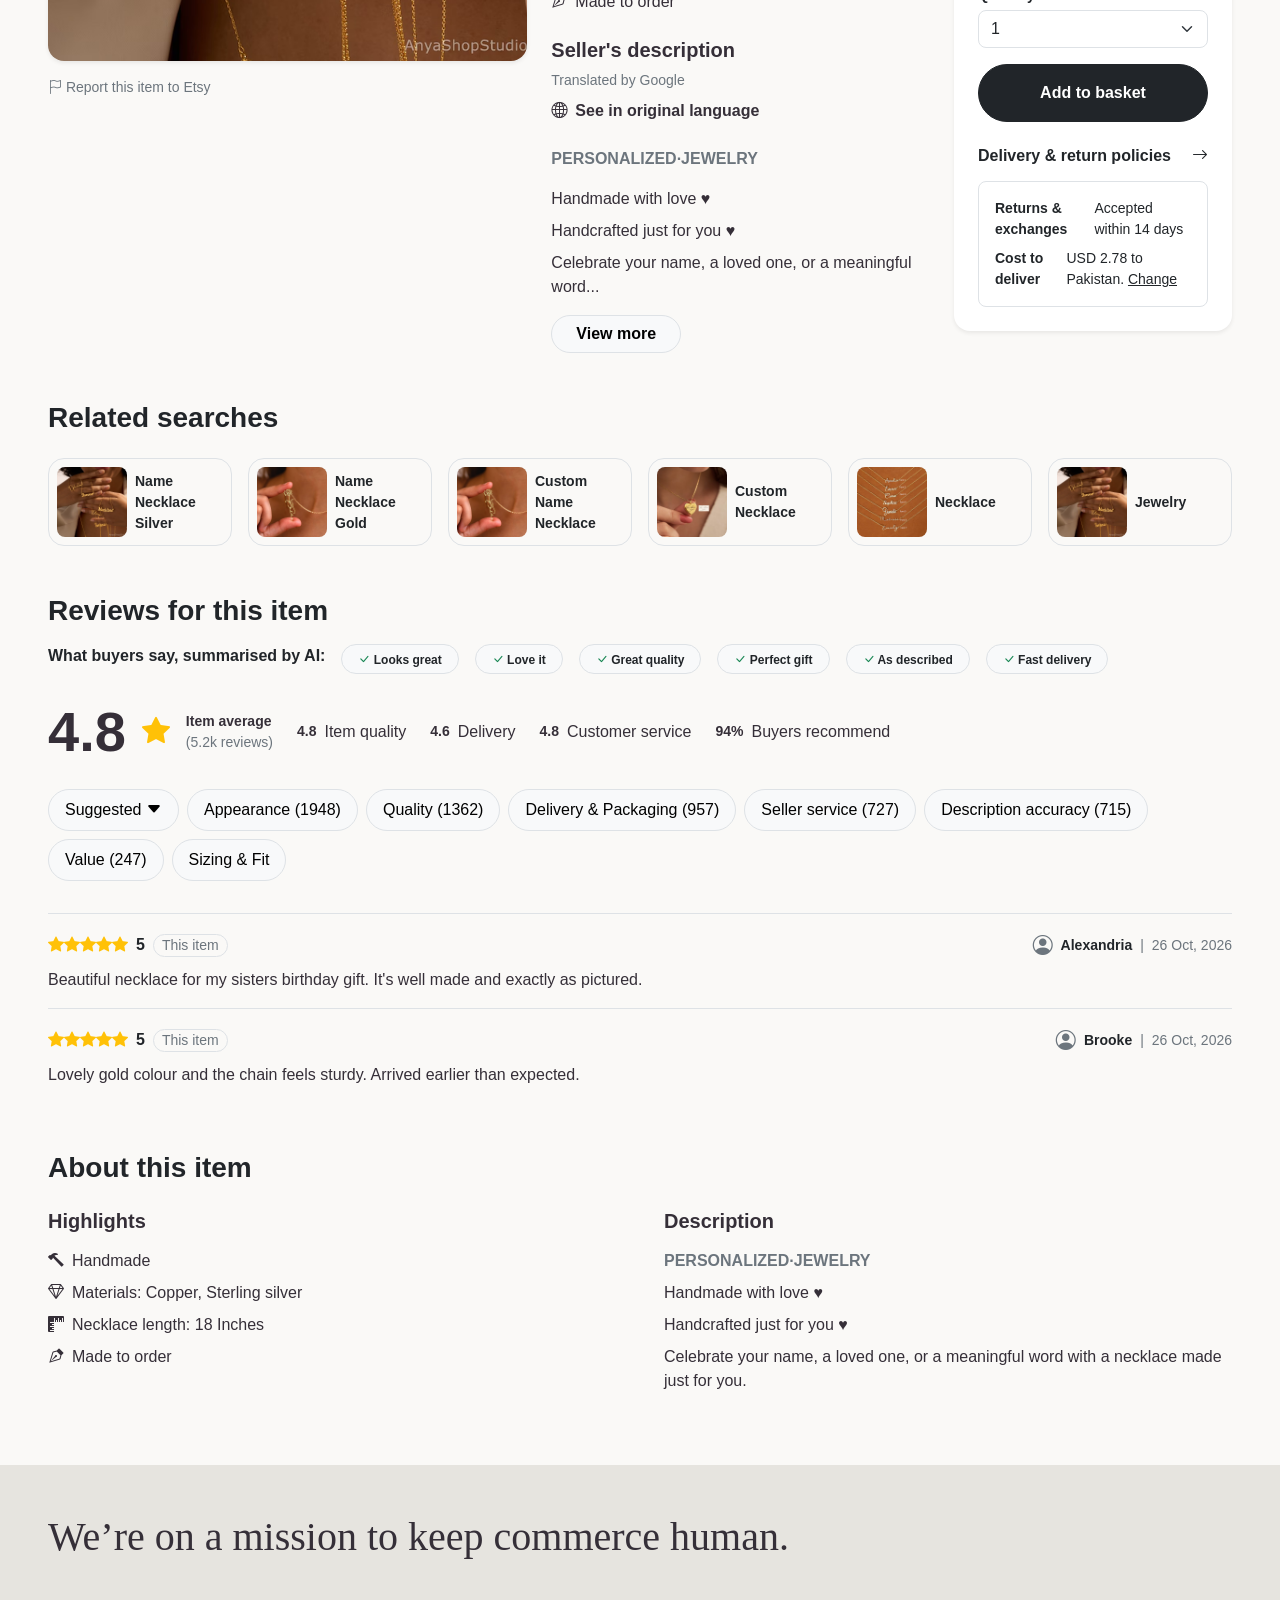
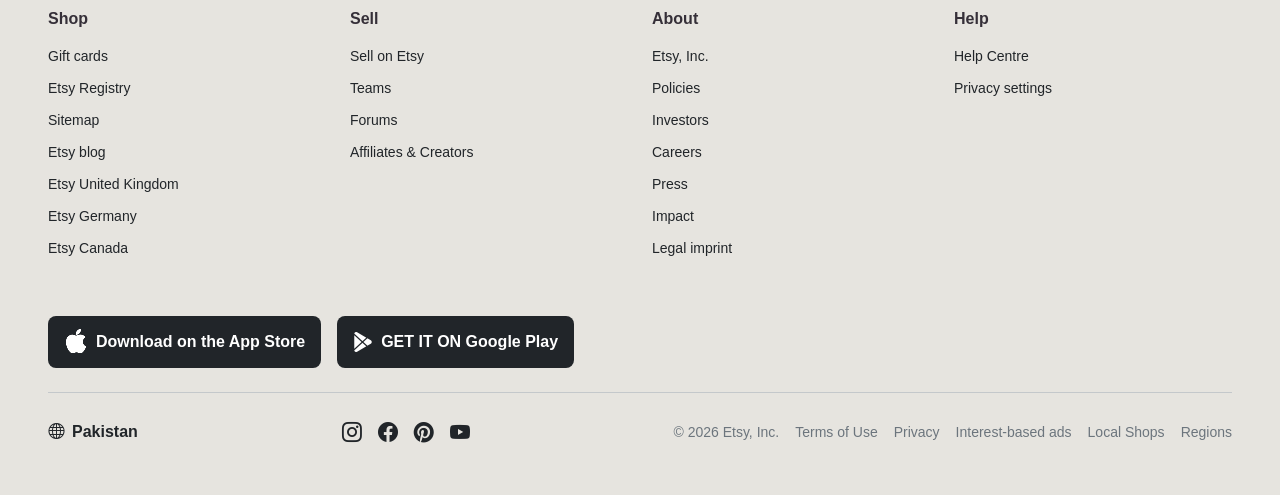
<file: Assignment-2/product.html>
<!DOCTYPE html>
<html lang="en">
<head>
    <meta charset="UTF-8">
    <meta name="viewport" content="width=device-width, initial-scale=1.0">
    <title>Etsy</title>
    <link href="https://cdn.jsdelivr.net/npm/bootstrap@5.3.3/dist/css/bootstrap.min.css" rel="stylesheet">
    <link href="https://cdn.jsdelivr.net/npm/bootstrap-icons@1.11.3/font/bootstrap-icons.min.css" rel="stylesheet">
    <link rel="stylesheet" href="style.css">
</head>
<body class="site-bg">

    <nav class="navbar navbar-expand-lg flex-column px-3 px-lg-4 pt-2 pb-0 bg-site">
        <div class="d-flex align-items-center gap-2 gap-lg-3 w-100 top-bar">
            <a class="navbar-brand logo mb-0" href="#">Etsy</a>
            <button class="btn btn-light rounded-pill fw-semibold text-nowrap px-3 py-2" type="button">
                <i class="bi bi-list"></i> <span class="d-none d-lg-inline">Categories</span>
            </button>
            <form class="search-bar flex-grow-1 position-relative" role="search">
                <input class="form-control rounded-pill ps-4 pe-5 py-2" type="search" placeholder="Search for anything">
                <button class="btn search-btn position-absolute top-50 translate-middle-y end-0 me-1 rounded-circle d-flex align-items-center justify-content-center text-white border-0" type="submit">
                    <i class="bi bi-search"></i>
                </button>
            </form>
            <button class="btn btn-light rounded-pill fw-semibold px-3 py-2 text-nowrap" type="button">Sign in</button>
            <button class="btn btn-light rounded-circle p-2 d-flex align-items-center justify-content-center" type="button"><i class="bi bi-heart-fill fs-4 text-dark"></i></button>
            <button class="btn btn-light rounded-circle p-2 d-flex align-items-center justify-content-center" type="button"><i class="bi bi-bag-fill fs-4 text-dark"></i></button>
        </div>
        <ul class="navbar-nav flex-row flex-wrap justify-content-center gap-1 gap-lg-3 py-2">
            <li class="nav-item"><a class="nav-link fw-semibold px-2 py-1 text-dark" href="#"><i class="bi bi-gift-fill"></i> Gifts</a></li>
            <li class="nav-item"><a class="nav-link fw-semibold px-2 py-1 text-dark" href="#">Top 100 Gifts</a></li>
            <li class="nav-item"><a class="nav-link fw-semibold px-2 py-1 text-dark" href="#">Home Favourites</a></li>
            <li class="nav-item"><a class="nav-link fw-semibold px-2 py-1 text-dark" href="#">Fashion Finds</a></li>
            <li class="nav-item"><a class="nav-link fw-semibold px-2 py-1 text-dark" href="#">Vintage</a></li>
            <li class="nav-item"><a class="nav-link fw-semibold px-2 py-1 text-dark" href="#">Wedding Guide</a></li>
        </ul>
    </nav>

    <hr class="my-0 border-secondary-subtle">

    <div class="assurance d-flex justify-content-center align-items-center flex-wrap gap-4 py-4 px-3 bg-assurance border-top border-bottom">
        <span class="fw-semibold">Shop confidently on Etsy</span>
        <span class="fw-medium"><i class="bi bi-shield-fill-check"></i> <span class="dashed">Etsy Purchase Protection</span></span>
        <span class="fw-medium"><i class="bi bi-lock-fill"></i> <span class="dashed">Secure payment options</span></span>
        <span class="fw-medium"><i class="bi bi-star-fill"></i> <span class="dashed">Verified reviews</span></span>
    </div>

    <div class="container-fluid px-3 px-lg-5 py-3 crumbs text-center fw-medium">
        <a href="#" class="text-dark text-decoration-none">Homepage</a> &rsaquo;
        <a href="#" class="text-dark text-decoration-none">Jewellery</a> &rsaquo;
        <a href="#" class="text-dark text-decoration-none">Necklaces</a> &rsaquo;
        <a href="#" class="text-dark text-decoration-none">Monogram &amp; Name Necklaces</a>
    </div>

    <section class="container-fluid px-3 px-lg-5 py-4">
        <div class="d-flex justify-content-between align-items-center gap-3 mb-3">
            <div class="d-flex align-items-center gap-2">
                <h3 class="h3 fw-bold mb-0 text-dark">Similar items</h3>
                <span class="text-secondary small">Including ads <i class="bi bi-info-circle"></i></span>
            </div>
            <a class="fw-bold text-dark text-decoration-none" href="#">See more <i class="bi bi-arrow-right"></i></a>
        </div>

        <div class="row row-cols-2 row-cols-md-4 row-cols-lg-8 g-3">
            <div class="col">
                <div class="card h-100 border-0 bg-transparent product-card">
                    <img src="images/jewellery_1.avif" class="card-img-top card-img-custom mb-2" alt="Personalized name necklace">
                    <div class="card-body px-1 py-0">
                        <p class="card-title text-truncate text-secondary small mb-1">Personalized Name ...</p>
                        <p class="sale-price fw-bold mb-0">USD 17.54</p>
                        <p class="old-price text-secondary small text-decoration-line-through">USD 38.96</p>
                    </div>
                </div>
            </div>
            <div class="col">
                <div class="card h-100 border-0 bg-transparent product-card">
                    <img src="images/jewellery_2.avif" class="card-img-top card-img-custom mb-2" alt="Engraved hearts necklace">
                    <div class="card-body px-1 py-0">
                        <p class="card-title text-truncate text-secondary small mb-1">Engraved Hearts Na...</p>
                        <p class="sale-price fw-bold mb-0">USD 20.04</p>
                        <p class="old-price text-secondary small text-decoration-line-through">USD 44.54</p>
                    </div>
                </div>
            </div>
            <div class="col">
                <div class="card h-100 border-0 bg-transparent product-card">
                    <img src="images/jewellery_3.avif" class="card-img-top card-img-custom mb-2" alt="Custom 14K gold necklace">
                    <div class="card-body px-1 py-0">
                        <p class="card-title text-truncate text-secondary small mb-1">Custom 14K Gold Na...</p>
                        <p class="text-secondary small mb-1">Ad by Etsy seller</p>
                        <p class="sale-price fw-bold mb-0">USD 12.50</p>
                        <p class="old-price text-secondary small text-decoration-line-through">USD 25.00</p>
                    </div>
                </div>
            </div>
            <div class="col">
                <div class="card h-100 border-0 bg-transparent product-card">
                    <img src="images/jewellery_4.avif" class="card-img-top card-img-custom mb-2" alt="Custom name necklace">
                    <div class="card-body px-1 py-0">
                        <p class="card-title text-truncate text-secondary small mb-1">Custom Name Neckl...</p>
                        <p class="text-secondary small mb-1">Ad by Etsy seller</p>
                        <p class="sale-price fw-bold mb-0">USD 13.90</p>
                        <p class="old-price text-secondary small text-decoration-line-through">USD 27.81</p>
                    </div>
                </div>
            </div>
            <div class="col">
                <div class="card h-100 border-0 bg-transparent product-card">
                    <img src="images/jewellery_1.avif" class="card-img-top card-img-custom mb-2" alt="Dainty minimalist necklace">
                    <div class="card-body px-1 py-0">
                        <p class="card-title text-truncate text-secondary small mb-1">Dainty Minimalist Na...</p>
                        <p class="sale-price fw-bold mb-0">USD 16.69</p>
                        <p class="old-price text-secondary small text-decoration-line-through">USD 33.38</p>
                    </div>
                </div>
            </div>
            <div class="col">
                <div class="card h-100 border-0 bg-transparent product-card">
                    <img src="images/jewellery_2.avif" class="card-img-top card-img-custom mb-2" alt="Custom name necklace">
                    <div class="card-body px-1 py-0">
                        <p class="card-title text-truncate text-secondary small mb-1">Custom Name Neckl...</p>
                        <p class="sale-price fw-bold mb-0">USD 14.14</p>
                        <p class="old-price text-secondary small text-decoration-line-through">USD 35.34</p>
                    </div>
                </div>
            </div>
            <div class="col">
                <div class="card h-100 border-0 bg-transparent product-card">
                    <img src="images/jewellery_3.avif" class="card-img-top card-img-custom mb-2" alt="Custom 18K gold necklace">
                    <div class="card-body px-1 py-0">
                        <p class="card-title text-truncate text-secondary small mb-1">Custom 18K Gold Na...</p>
                        <p class="sale-price fw-bold mb-0">USD 15.03</p>
                        <p class="old-price text-secondary small text-decoration-line-through">USD 33.40</p>
                    </div>
                </div>
            </div>
            <div class="col">
                <div class="card h-100 border-0 bg-transparent product-card">
                    <img src="images/jewellery_4.avif" class="card-img-top card-img-custom mb-2" alt="Personalized initial necklace">
                    <div class="card-body px-1 py-0">
                        <p class="card-title text-truncate text-secondary small mb-1">Personalized Initial N...</p>
                        <p class="sale-price fw-bold mb-0">USD 16.28</p>
                        <p class="old-price text-secondary small text-decoration-line-through">USD 36.17</p>
                    </div>
                </div>
            </div>
        </div>
    </section>

    <section class="container-fluid px-3 px-lg-5 py-4">
        <div class="row g-4 align-items-start">
            <div class="col-lg-5">
                <div class="position-relative">
                    <img src="images/jewellery_1.avif" class="main-img w-100 rounded-4 object-fit-cover shadow-sm" alt="Personalized name necklace">
                    <span class="position-absolute top-0 start-0 m-3 bg-warning text-dark px-3 py-1 rounded-pill fw-bold small shadow-sm"><span class="dashed">Etsy's Pick</span></span>
                </div>
                <p class="mt-3 text-secondary small"><i class="bi bi-flag"></i> Report this item to Etsy</p>
            </div>

            <div class="col-lg-4">
                <h1 class="product-title fw-normal mb-3">Personalized Name Necklace, Custom 18K Gold Plated Name Necklace, Minimalist Name...</h1>

                <div class="d-flex align-items-center gap-2 mb-4">
                    <strong class="text-dark">MuwatiUK</strong>
                    <i class="bi bi-patch-check-fill text-purple"></i>
                    <span class="text-dark">
                        <i class="bi bi-star-fill"></i><i class="bi bi-star-fill"></i><i class="bi bi-star-fill"></i><i class="bi bi-star-fill"></i><i class="bi bi-star-half"></i>
                    </span>
                </div>

                <h2 class="h5 fw-bold mb-3">Item highlights</h2>
                <div class="d-flex align-items-center gap-2 mb-2"><i class="bi bi-gem"></i> Materials: Copper, Sterling silver</div>
                <div class="d-flex align-items-center gap-2 mb-2"><i class="bi bi-rulers"></i> Dimensions: Necklace length: 18 Inches</div>
                <div class="d-flex align-items-center gap-2 mb-4"><i class="bi bi-vector-pen"></i> Made to order</div>

                <h2 class="h5 fw-bold mb-2">Seller's description</h2>
                <p class="text-secondary small mb-2">Translated by Google</p>
                <div class="fw-bold mb-4 d-flex align-items-center gap-2"><i class="bi bi-globe2"></i> See in original language</div>

                <p class="spaced fw-semibold text-secondary mb-3">PERSONALIZED·JEWELRY</p>
                <p class="mb-2">Handmade with love ♥</p>
                <p class="mb-2">Handcrafted just for you ♥</p>
                <p class="mb-3">Celebrate your name, a loved one, or a meaningful word...</p>

                <button class="btn btn-light border rounded-pill px-4 fw-semibold" type="button">View more</button>
            </div>

            <div class="col-lg-3">
                <div class="card border-0 shadow-sm rounded-4 p-4 bg-white">
                    <p class="text-danger fw-bold small mb-1">In 20+ baskets</p>
                    <p class="h3 fw-bold mb-0">Now USD 13.78+</p>
                    <p class="text-secondary text-decoration-line-through mb-1">USD 30.62+</p>
                    <p class="text-success fw-medium small mb-3">55% off <i class="bi bi-dot"></i> Sale ends in 4 days</p>
                    <p class="text-secondary small mb-3">Local taxes included (where applicable)</p>

                    <label class="form-label fw-bold small mb-1">Finish &amp; Length</label>
                    <select class="form-select rounded-3 mb-3">
                        <option selected disabled>Select an option</option>
                        <option>Gold plated, 16 inches</option>
                        <option>Gold plated, 18 inches</option>
                        <option>Sterling silver, 18 inches</option>
                    </select>

                    <label class="form-label fw-bold small mb-1">Style</label>
                    <select class="form-select rounded-3 mb-3">
                        <option selected disabled>Select an option</option>
                        <option>Font 1</option>
                        <option>Font 2</option>
                        <option>Font 3</option>
                    </select>

                    <div class="fw-bold mb-3 d-flex align-items-center gap-2"><i class="bi bi-plus-lg"></i> Add personalisation</div>

                    <label class="form-label fw-bold small mb-1">Quantity</label>
                    <select class="form-select rounded-3 mb-3">
                        <option selected>1</option>
                        <option>2</option>
                        <option>3</option>
                        <option>4</option>
                        <option>5</option>
                    </select>

                    <button class="btn btn-dark w-100 rounded-pill py-3 fw-bold mb-4" type="button">Add to basket</button>

                    <h2 class="h6 fw-bold mb-3 d-flex justify-content-between align-items-center">Delivery &amp; return policies <i class="bi bi-arrow-right"></i></h2>
                    <div class="border rounded-3 p-3">
                        <div class="d-flex justify-content-between gap-2 mb-2">
                            <span class="fw-bold small">Returns &amp; exchanges</span>
                            <span class="dashed small">Accepted within 14 days</span>
                        </div>
                        <div class="d-flex justify-content-between gap-2">
                            <span class="fw-bold small">Cost to deliver</span>
                            <span class="small">USD 2.78 to Pakistan. <a href="#" class="text-dark">Change</a></span>
                        </div>
                    </div>
                </div>
            </div>
        </div>
    </section>

    <section class="container-fluid px-3 px-lg-5 py-4">
        <h3 class="h3 fw-bold mb-4 text-dark">Related searches</h3>

        <div class="row row-cols-2 row-cols-md-3 row-cols-lg-6 g-3">
            <div class="col">
                <div class="card border rounded-4 p-2 d-flex flex-row align-items-center gap-2 h-100 bg-transparent">
                    <img src="images/jewellery_1.avif" class="rounded-3 object-fit-cover" style="width: 70px; height: 70px;" alt="Name necklace silver">
                    <p class="fw-bold mb-0 small">Name Necklace Silver</p>
                </div>
            </div>
            <div class="col">
                <div class="card border rounded-4 p-2 d-flex flex-row align-items-center gap-2 h-100 bg-transparent">
                    <img src="images/jewellery_3.avif" class="rounded-3 object-fit-cover" style="width: 70px; height: 70px;" alt="Name necklace gold">
                    <p class="fw-bold mb-0 small">Name Necklace Gold</p>
                </div>
            </div>
            <div class="col">
                <div class="card border rounded-4 p-2 d-flex flex-row align-items-center gap-2 h-100 bg-transparent">
                    <img src="images/jewellery_3.avif" class="rounded-3 object-fit-cover" style="width: 70px; height: 70px;" alt="Custom name necklace">
                    <p class="fw-bold mb-0 small">Custom Name Necklace</p>
                </div>
            </div>
            <div class="col">
                <div class="card border rounded-4 p-2 d-flex flex-row align-items-center gap-2 h-100 bg-transparent">
                    <img src="images/jewellery_4.avif" class="rounded-3 object-fit-cover" style="width: 70px; height: 70px;" alt="Custom necklace">
                    <p class="fw-bold mb-0 small">Custom Necklace</p>
                </div>
            </div>
            <div class="col">
                <div class="card border rounded-4 p-2 d-flex flex-row align-items-center gap-2 h-100 bg-transparent">
                    <img src="images/jewellery_2.avif" class="rounded-3 object-fit-cover" style="width: 70px; height: 70px;" alt="Necklace">
                    <p class="fw-bold mb-0 small">Necklace</p>
                </div>
            </div>
            <div class="col">
                <div class="card border rounded-4 p-2 d-flex flex-row align-items-center gap-2 h-100 bg-transparent">
                    <img src="images/jewellery_1.avif" class="rounded-3 object-fit-cover" style="width: 70px; height: 70px;" alt="Jewelry">
                    <p class="fw-bold mb-0 small">Jewelry</p>
                </div>
            </div>
        </div>
    </section>

    <section class="container-fluid px-3 px-lg-5 py-4">
        <h3 class="h3 fw-bold mb-3 text-dark">Reviews for this item</h3>

        <div class="d-flex flex-wrap gap-3 mb-4">
            <strong class="text-dark">What buyers say, summarised by AI:</strong>
            <span class="badge bg-light text-dark border px-3 py-2 rounded-pill"><i class="bi bi-check-lg text-success"></i> Looks great</span>
            <span class="badge bg-light text-dark border px-3 py-2 rounded-pill"><i class="bi bi-check-lg text-success"></i> Love it</span>
            <span class="badge bg-light text-dark border px-3 py-2 rounded-pill"><i class="bi bi-check-lg text-success"></i> Great quality</span>
            <span class="badge bg-light text-dark border px-3 py-2 rounded-pill"><i class="bi bi-check-lg text-success"></i> Perfect gift</span>
            <span class="badge bg-light text-dark border px-3 py-2 rounded-pill"><i class="bi bi-check-lg text-success"></i> As described</span>
            <span class="badge bg-light text-dark border px-3 py-2 rounded-pill"><i class="bi bi-check-lg text-success"></i> Fast delivery</span>
        </div>

        <div class="d-flex align-items-center flex-wrap gap-4 mb-4">
            <div class="d-flex align-items-center gap-3">
                <span class="display-4 fw-bold">4.8</span>
                <i class="bi bi-star-fill text-warning fs-3"></i>
                <div>
                    <p class="dashed mb-0 small fw-semibold">Item average</p>
                    <p class="text-secondary small mb-0">(5.2k reviews)</p>
                </div>
            </div>
            <div class="d-flex gap-4 flex-wrap">
                <div class="d-flex align-items-center gap-2"><span class="ring d-flex align-items-center justify-content-center fw-bold small">4.8</span> Item quality</div>
                <div class="d-flex align-items-center gap-2"><span class="ring d-flex align-items-center justify-content-center fw-bold small">4.6</span> Delivery</div>
                <div class="d-flex align-items-center gap-2"><span class="ring d-flex align-items-center justify-content-center fw-bold small">4.8</span> Customer service</div>
                <div class="d-flex align-items-center gap-2"><span class="ring d-flex align-items-center justify-content-center fw-bold small">94%</span> Buyers recommend</div>
            </div>
        </div>

        <div class="d-flex gap-2 flex-wrap mb-4 overflow-x-auto pb-2">
            <button class="btn btn-light border rounded-pill px-3 py-2 fw-medium" type="button">Suggested <i class="bi bi-caret-down-fill"></i></button>
            <button class="btn btn-light border rounded-pill px-3 py-2 fw-medium" type="button">Appearance (1948)</button>
            <button class="btn btn-light border rounded-pill px-3 py-2 fw-medium" type="button">Quality (1362)</button>
            <button class="btn btn-light border rounded-pill px-3 py-2 fw-medium" type="button">Delivery &amp; Packaging (957)</button>
            <button class="btn btn-light border rounded-pill px-3 py-2 fw-medium" type="button">Seller service (727)</button>
            <button class="btn btn-light border rounded-pill px-3 py-2 fw-medium" type="button">Description accuracy (715)</button>
            <button class="btn btn-light border rounded-pill px-3 py-2 fw-medium" type="button">Value (247)</button>
            <button class="btn btn-light border rounded-pill px-3 py-2 fw-medium" type="button">Sizing &amp; Fit</button>
        </div>

        <div class="border-top pt-3 mb-3">
            <div class="d-flex justify-content-between align-items-center mb-2">
                <div class="d-flex align-items-center gap-2">
                    <span class="text-warning">
                        <i class="bi bi-star-fill"></i><i class="bi bi-star-fill"></i><i class="bi bi-star-fill"></i><i class="bi bi-star-fill"></i><i class="bi bi-star-fill"></i>
                    </span>
                    <strong class="text-dark">5</strong>
                    <span class="border rounded-pill px-2 small text-secondary">This item</span>
                </div>
                <div class="d-flex align-items-center gap-2 text-secondary small">
                    <i class="bi bi-person-circle fs-5"></i>
                    <strong class="text-dark">Alexandria</strong>
                    <span>|</span>
                    <span>26 Oct, 2026</span>
                </div>
            </div>
            <p class="mb-0">Beautiful necklace for my sisters birthday gift. It's well made and exactly as pictured.</p>
        </div>

        <div class="border-top pt-3 mb-3">
            <div class="d-flex justify-content-between align-items-center mb-2">
                <div class="d-flex align-items-center gap-2">
                    <span class="text-warning">
                        <i class="bi bi-star-fill"></i><i class="bi bi-star-fill"></i><i class="bi bi-star-fill"></i><i class="bi bi-star-fill"></i><i class="bi bi-star-fill"></i>
                    </span>
                    <strong class="text-dark">5</strong>
                    <span class="border rounded-pill px-2 small text-secondary">This item</span>
                </div>
                <div class="d-flex align-items-center gap-2 text-secondary small">
                    <i class="bi bi-person-circle fs-5"></i>
                    <strong class="text-dark">Brooke</strong>
                    <span>|</span>
                    <span>26 Oct, 2026</span>
                </div>
            </div>
            <p class="mb-0">Lovely gold colour and the chain feels sturdy. Arrived earlier than expected.</p>
        </div>
    </section>

    <section class="container-fluid px-3 px-lg-5 py-4">
        <h3 class="h3 fw-bold mb-4 text-dark">About this item</h3>
        <div class="row g-5">
            <div class="col-md-6">
                <h4 class="h5 fw-bold mb-3">Highlights</h4>
                <div class="d-flex align-items-center gap-2 mb-2"><i class="bi bi-hammer"></i> Handmade</div>
                <div class="d-flex align-items-center gap-2 mb-2"><i class="bi bi-gem"></i> Materials: Copper, Sterling silver</div>
                <div class="d-flex align-items-center gap-2 mb-2"><i class="bi bi-rulers"></i> Necklace length: 18 Inches</div>
                <div class="d-flex align-items-center gap-2 mb-2"><i class="bi bi-vector-pen"></i> Made to order</div>
            </div>
            <div class="col-md-6">
                <h4 class="h5 fw-bold mb-3">Description</h4>
                <p class="spaced fw-semibold text-secondary mb-2">PERSONALIZED·JEWELRY</p>
                <p class="mb-2">Handmade with love ♥</p>
                <p class="mb-2">Handcrafted just for you ♥</p>
                <p class="mb-0">Celebrate your name, a loved one, or a meaningful word with a necklace made just for you.</p>
            </div>
        </div>
    </section>

    <footer class="etsy-footer mt-5 px-4 px-lg-5 py-5 bg-footer">
        <div class="container-fluid px-0">
            <div class="mb-5">
                <h2 class="footer-mission mb-0">We’re on a mission to keep commerce human.</h2>
            </div>
            <div class="row g-4 mb-5">
                <div class="col-6 col-lg-3">
                    <h3 class="fs-6 fw-bold mb-3">Shop</h3>
                    <ul class="list-unstyled mb-0">
                        <li class="mb-2"><a href="#" class="text-decoration-none text-dark small">Gift cards</a></li>
                        <li class="mb-2"><a href="#" class="text-decoration-none text-dark small">Etsy Registry</a></li>
                        <li class="mb-2"><a href="#" class="text-decoration-none text-dark small">Sitemap</a></li>
                        <li class="mb-2"><a href="#" class="text-decoration-none text-dark small">Etsy blog</a></li>
                        <li class="mb-2"><a href="#" class="text-decoration-none text-dark small">Etsy United Kingdom</a></li>
                        <li class="mb-2"><a href="#" class="text-decoration-none text-dark small">Etsy Germany</a></li>
                        <li class="mb-2"><a href="#" class="text-decoration-none text-dark small">Etsy Canada</a></li>
                    </ul>
                </div>
                <div class="col-6 col-lg-3">
                    <h3 class="fs-6 fw-bold mb-3">Sell</h3>
                    <ul class="list-unstyled mb-0">
                        <li class="mb-2"><a href="#" class="text-decoration-none text-dark small">Sell on Etsy</a></li>
                        <li class="mb-2"><a href="#" class="text-decoration-none text-dark small">Teams</a></li>
                        <li class="mb-2"><a href="#" class="text-decoration-none text-dark small">Forums</a></li>
                        <li class="mb-2"><a href="#" class="text-decoration-none text-dark small">Affiliates &amp; Creators</a></li>
                    </ul>
                </div>
                <div class="col-6 col-lg-3">
                    <h3 class="fs-6 fw-bold mb-3">About</h3>
                    <ul class="list-unstyled mb-0">
                        <li class="mb-2"><a href="#" class="text-decoration-none text-dark small">Etsy, Inc.</a></li>
                        <li class="mb-2"><a href="#" class="text-decoration-none text-dark small">Policies</a></li>
                        <li class="mb-2"><a href="#" class="text-decoration-none text-dark small">Investors</a></li>
                        <li class="mb-2"><a href="#" class="text-decoration-none text-dark small">Careers</a></li>
                        <li class="mb-2"><a href="#" class="text-decoration-none text-dark small">Press</a></li>
                        <li class="mb-2"><a href="#" class="text-decoration-none text-dark small">Impact</a></li>
                        <li class="mb-2"><a href="#" class="text-decoration-none text-dark small">Legal imprint</a></li>
                    </ul>
                </div>
                <div class="col-6 col-lg-3">
                    <h3 class="fs-6 fw-bold mb-3">Help</h3>
                    <ul class="list-unstyled mb-0">
                        <li class="mb-2"><a href="#" class="text-decoration-none text-dark small">Help Centre</a></li>
                        <li class="mb-2"><a href="#" class="text-decoration-none text-dark small">Privacy settings</a></li>
                    </ul>
                </div>
            </div>
            <div class="d-flex flex-wrap gap-3 mb-4">
                <button class="store-btn btn btn-dark d-inline-flex align-items-center gap-2 px-3 py-2 rounded-3 text-white fw-bold border-0" type="button">
                    <i class="bi bi-apple fs-4"></i> Download on the App Store
                </button>
                <button class="store-btn btn btn-dark d-inline-flex align-items-center gap-2 px-3 py-2 rounded-3 text-white fw-bold border-0" type="button">
                    <i class="bi bi-google-play fs-5"></i> GET IT ON Google Play
                </button>
            </div>
            <div class="border-top border-secondary-subtle pt-4 d-flex flex-column flex-lg-row justify-content-between align-items-lg-center gap-3">
                <div class="fw-bold d-flex align-items-center gap-2 text-dark">
                    <i class="bi bi-globe"></i> Pakistan
                </div>
                <div class="d-flex gap-3">
                    <a href="#" class="text-dark fs-5 text-decoration-none" aria-label="Instagram"><i class="bi bi-instagram"></i></a>
                    <a href="#" class="text-dark fs-5 text-decoration-none" aria-label="Facebook"><i class="bi bi-facebook"></i></a>
                    <a href="#" class="text-dark fs-5 text-decoration-none" aria-label="Pinterest"><i class="bi bi-pinterest"></i></a>
                    <a href="#" class="text-dark fs-5 text-decoration-none" aria-label="YouTube"><i class="bi bi-youtube"></i></a>
                </div>
                <div class="d-flex flex-wrap gap-3 text-secondary small">
                    <span>© 2026 Etsy, Inc.</span>
                    <a href="#" class="text-secondary text-decoration-none">Terms of Use</a>
                    <a href="#" class="text-secondary text-decoration-none">Privacy</a>
                    <a href="#" class="text-secondary text-decoration-none">Interest-based ads</a>
                    <a href="#" class="text-secondary text-decoration-none">Local Shops</a>
                    <a href="#" class="text-secondary text-decoration-none">Regions</a>
                </div>
            </div>
        </div>
    </footer>
</body>
</html>
</file>
<file: Assignment-1/style.css>
* {
  box-sizing: border-box;
  margin: 0;
  padding: 0;
  font-family: Arial, sans-serif;
}

body {
  background: #f0f2f5;              
  color: #333;
  display: flex;
  justify-content: center;
  align-items: center;
  min-height: 800px;                
}

.container {
  background: #fff;
  border: 2px solid #ddd;
  border-radius: 8px;
  padding: 30px;
  width: 80%;
  max-width: 800px;
  box-shadow: 0 4px 12px rgba(0,0,0,0.1); 
}


header {
  width: 100%;
  display: block;
  background: linear-gradient(90deg, rgb(0,139,130), rgb(0,180,170));
  border-radius: 6px 6px 0 0;
  padding: 20px;
  text-align: center;
}

h1 {
  color: white;
  margin-bottom: 5px;
}

.ml {
  color: white;
}


a {
  color: #222;
  text-decoration: none;
  font-weight: bold;
}

a:hover {
  text-decoration: underline;
  color: #0073e6;
}

h3 {
  width: 60px;
  height: 60px;
  background-color: orangered;
  margin: 20px auto;
  display: flex;
  align-items: center;
  justify-content: center;
  color: white;
  border-radius: 50%;
}


section {
  margin-bottom: 20px;
  padding: 10px;
}

h2 {
  color: #34495e;
  border-bottom: 2px solid #ddd;
  padding-bottom: 5px;
  margin-bottom: 10px;
}
</file>
<file: Assignment-2/style.css>
body {
    font-family: Arial, Helvetica, sans-serif;
    color: #352f38;
}

.site-bg {
    background-color: #faf9f7;
}

.logo {
    font-family: Georgia, "Times New Roman", serif;
    font-size: 44px;
    font-weight: bold;
    color: #f1641e !important;
}

.search-btn {
    width: 42px;
    height: 42px;
    background-color: #f1641e !important;
}

.search-btn:hover {
    background-color: #d9530f !important;
}

.product-card {
    transition: transform 0.2s ease, box-shadow 0.2s ease, background-color 0.2s ease;
}

.product-card:hover {
    background-color: #fff !important;
    box-shadow: 0 5px 18px rgba(0, 0, 0, 0.15);
    transform: translateY(-3px);
}

.product-img {
    height: 300px;
    object-fit: cover;
    border-radius: 12px;
}

.gift-img {
    height: 350px;
    object-fit: cover;
    border-radius: 12px;
}

.card-pill {
    max-width: calc(100% - 20px);
}

.etsy-footer {
    background-color: #e6e4df;
}

.footer-mission {
    font-family: Georgia, "Times New Roman", serif;
    font-size: 40px;
}

.store-btn:hover {
    background-color: #333 !important;
}

@media (max-width: 991px) {
    .logo {
        font-size: 38px;
    }
    .product-img {
        height: 260px;
    }
    .gift-img {
        height: 300px;
    }
    .footer-mission {
        font-size: 34px;
    }
}

@media (max-width: 575px) {
    .logo {
        font-size: 32px;
    }
    .product-img {
        height: 190px;
    }
    .gift-img {
        height: 220px;
    }
    .footer-mission {
        font-size: 27px;
    }
}
</file>
<file: mid/style.css>
body {
    font-family: Arial, Helvetica, sans-serif;
    color: #352f38;
}

.site-bg {
    background-color: #faf9f7;
}

.logo {
    font-family: Georgia, "Times New Roman", serif;
    font-size: 44px;
    font-weight: bold;
    color: #f1641e !important;
}

.search-btn {
    width: 42px;
    height: 42px;
    background-color: #f1641e !important;
}

.search-btn:hover {
    background-color: #d9530f !important;
}

.product-card {
    transition: transform 0.2s ease, box-shadow 0.2s ease, background-color 0.2s ease;
}

.product-card:hover {
    background-color: #fff !important;
    box-shadow: 0 5px 18px rgba(0, 0, 0, 0.15);
    transform: translateY(-3px);
}

.product-img {
    height: 300px;
    object-fit: cover;
    border-radius: 12px;
}

.gift-img {
    height: 350px;
    object-fit: cover;
    border-radius: 12px;
}

.card-pill {
    max-width: calc(100% - 20px);
}

.etsy-footer {
    background-color: #e6e4df;
}

.footer-mission {
    font-family: Georgia, "Times New Roman", serif;
    font-size: 40px;
}

.store-btn:hover {
    background-color: #333 !important;
}


/* --- SHOP BY CATEGORY MEGA-MENU & MOBILE ACCORDION STYLES --- */

.mobile-accordion-group {
    display: none;
}

.dropdown-parent {
    position: relative;
}

/* Desktop Full-Width Mega Panel */
.mega-menu-panel {
    position: absolute;
    top: 100%;
    left: 0;
    width: 100vw;
    background: #ffffff;
    box-shadow: 0 15px 30px rgba(0, 0, 0, 0.15);
    opacity: 0;
    visibility: hidden;
    transition: opacity 0.2s ease, visibility 0.2s ease;
    z-index: 9999;
}

.mega-menu-container {
    max-width: 1300px;
    margin: 0 auto;
    display: flex;
    justify-content: space-between;
    gap: 40px;
    padding: 30px 40px;
}

.mega-col {
    flex: 1;
}

.mega-col h3 {
    font-size: 1rem;
    font-weight: bold;
    margin-bottom: 12px;
    color: #352f38;
}

.mega-col ul {
    list-style: none;
    padding: 0;
    margin: 0;
}

.mega-col li {
    margin-bottom: 8px;
}

.mega-col a {
    text-decoration: none;
    color: #555;
    font-size: 0.9rem;
}

.mega-col a:hover {
    color: #000;
    text-decoration: underline;
}

.dropdown-parent:hover .mega-menu-panel,
.dropdown-parent:focus-within .mega-menu-panel {
    opacity: 1;
    visibility: visible;
}


/* --- TASK 3: MINI-CART & BADGE STYLES --- */

.cart-badge {
    font-size: 0.65rem;
    padding: 0.25em 0.4em;
}

.mini-cart-panel {
    display: none;
    position: absolute;
    top: 100%;
    right: 0;
    width: 320px;
    background: #ffffff;
    box-shadow: 0 10px 25px rgba(0, 0, 0, 0.15);
    border-radius: 12px;
    z-index: 10000;
    padding: 16px;
    margin-top: 8px;
}

.mini-cart-panel.show {
    display: block;
}

.mini-cart-items {
    max-height: 250px;
    overflow-y: auto;
}


/* --- RESPONSIVE BREAKPOINTS --- */

@media (max-width: 991px) {
    .logo {
        font-size: 38px;
    }
    .product-img {
        height: 260px;
    }
    .gift-img {
        height: 300px;
    }
    .footer-mission {
        font-size: 34px;
    }

    .mega-menu-panel {
        display: none !important;
    }

    .mobile-accordion-group {
        display: block;
        padding: 10px 0;
    }

    .mobile-accordion-group details {
        margin-bottom: 10px;
        background: #f8f9fa;
        padding: 8px 12px;
        border-radius: 8px;
    }

    .mobile-accordion-group summary {
        font-weight: 600;
        cursor: pointer;
        color: #352f38;
    }

    .mobile-accordion-group ul {
        list-style: none;
        padding-left: 15px;
        margin-top: 8px;
    }

    .mobile-accordion-group li {
        margin-bottom: 6px;
    }

    .mobile-accordion-group a {
        text-decoration: none;
        color: #555;
        font-size: 0.9rem;
    }
}

@media (max-width: 575px) {
    .logo {
        font-size: 32px;
    }
    .product-img {
        height: 190px;
    }
    .gift-img {
        height: 220px;
    }
    .footer-mission {
        font-size: 27px;
    }
}
</file>
<file: Assignment-2/page.css>
body {
    font-family: Arial, Helvetica, sans-serif;
    color: #222;
}

.site-bg {
    background-color: #faf9f7;
}

.bg-assurance {
    background-color: #efeeeb;
}

.bg-footer {
    background-color: #e6e4df;
}

.logo {
    font-family: Georgia, "Times New Roman", serif;
    font-size: 44px;
    font-weight: bold;
    color: #f1641e !important;
}

.search-btn {
    width: 42px;
    height: 42px;
    background-color: #f1641e !important;
}

.search-btn:hover {
    background-color: #d9530f !important;
}

.dashed {
    text-decoration: underline dashed;
    text-underline-offset: 4px;
}

.card-img-custom {
    height: 160px;
    object-fit: cover;
    border-radius: 12px;
}

.product-card {
    transition: transform 0.2s ease, box-shadow 0.2s ease;
}

.product-card:hover {
    transform: translateY(-3px);
}

.main-img {
    height: 580px;
}

.product-title {
    font-family: Georgia, "Times New Roman", serif;
    font-size: 32px;
    line-height: 1.15;
}

.text-purple {
    color: #7c5cd6;
}

.spaced {
    letter-spacing: 6px;
}

.ring {
    width: 45px;
    height: 45px;
    border: 3px solid #f5b83d;
    border-radius: 50%;
}

.footer-mission {
    font-family: Georgia, "Times New Roman", serif;
    font-size: 40px;
}

.store-btn:hover {
    background-color: #333 !important;
}

@media (max-width: 991px) {
    .logo {
        font-size: 38px;
    }
    .main-img {
        height: 400px;
    }
    .footer-mission {
        font-size: 34px;
    }
}

@media (max-width: 575px) {
    .logo {
        font-size: 32px;
    }
    .main-img {
        height: 300px;
    }
    .footer-mission {
        font-size: 27px;
    }
}
</file>
